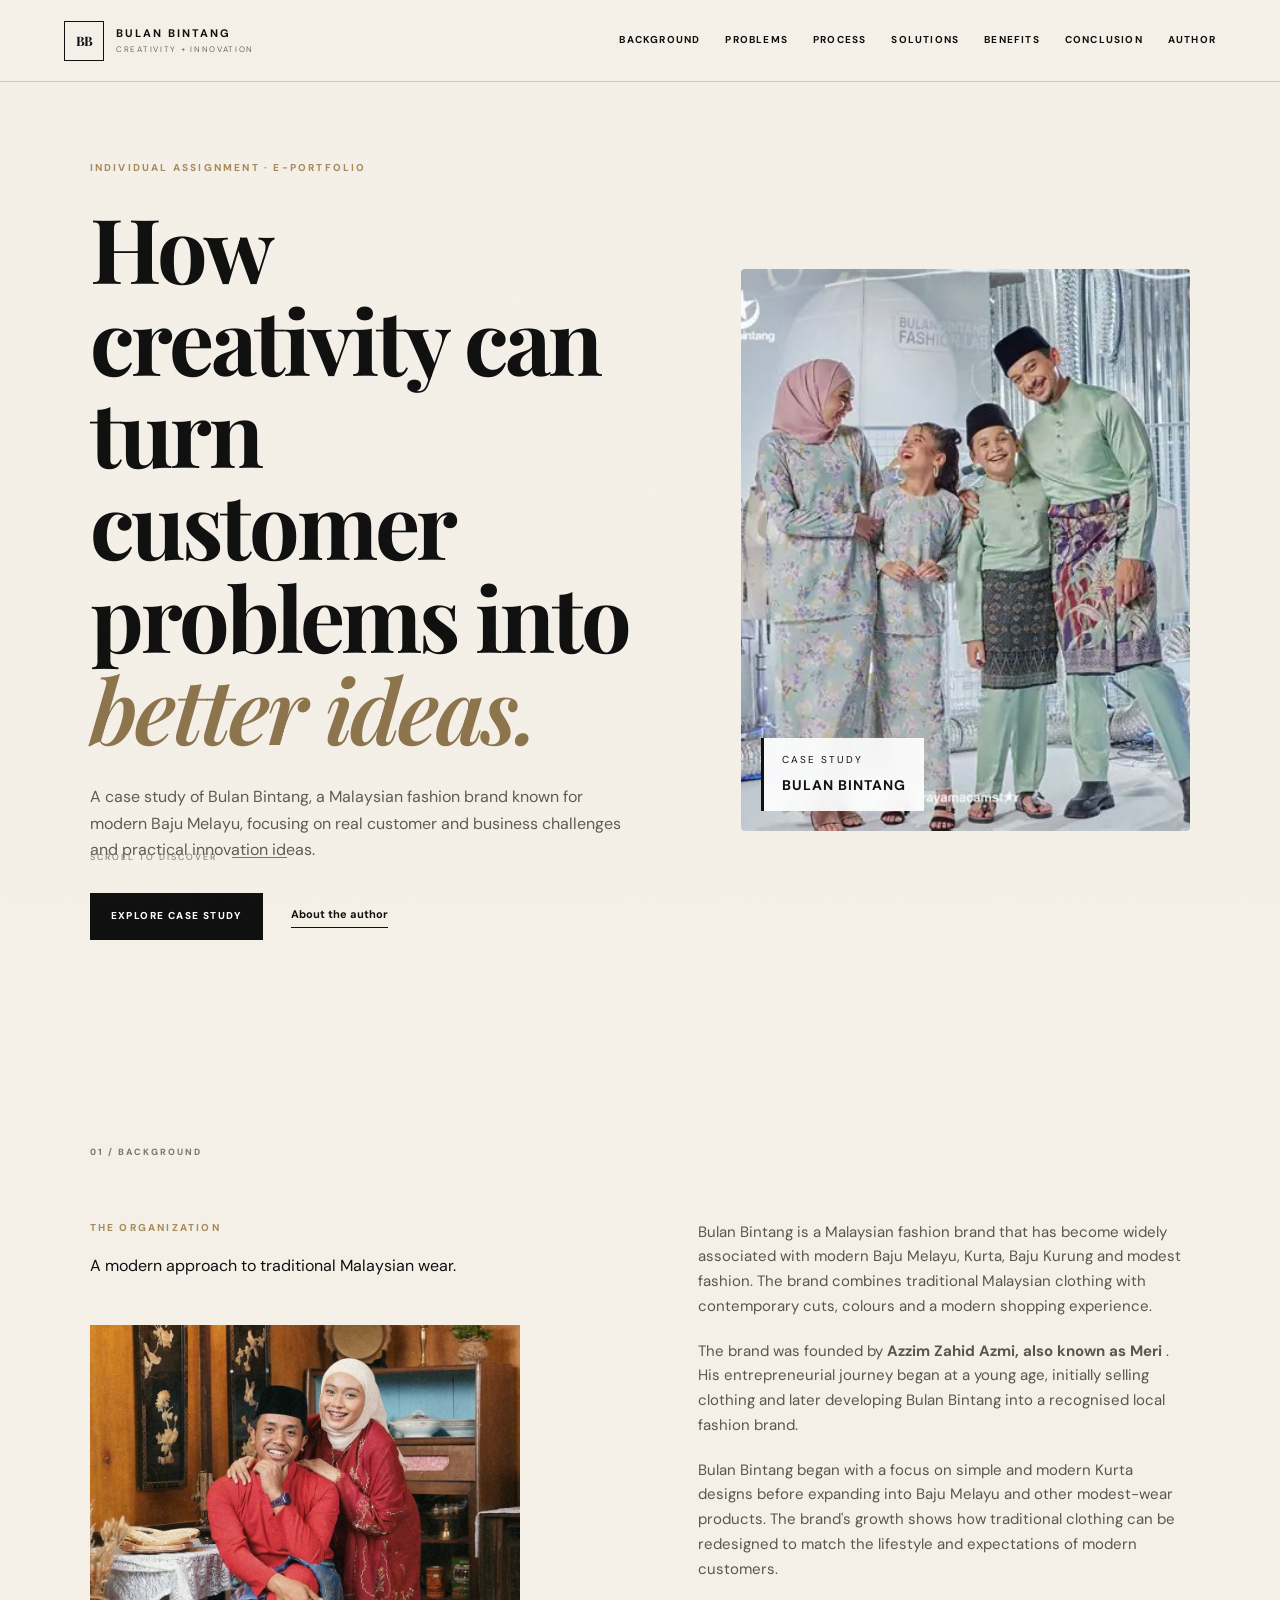
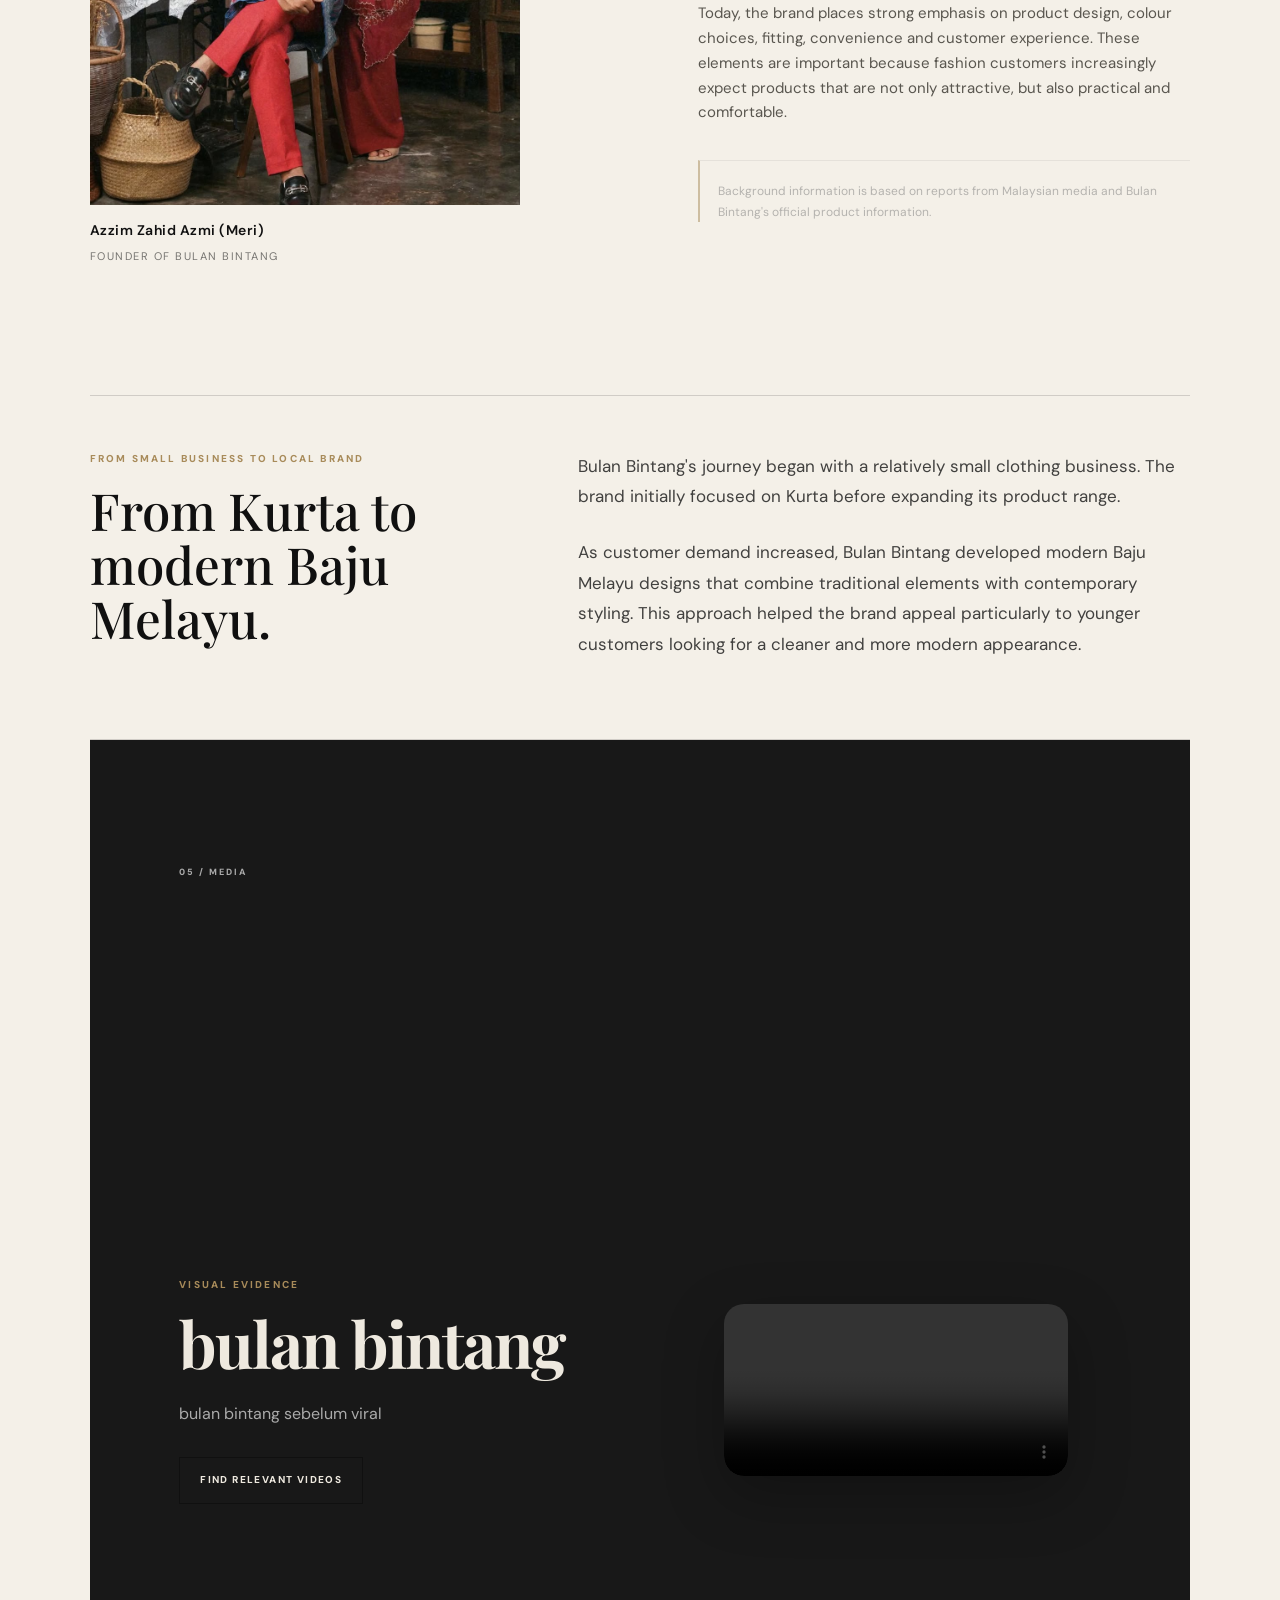
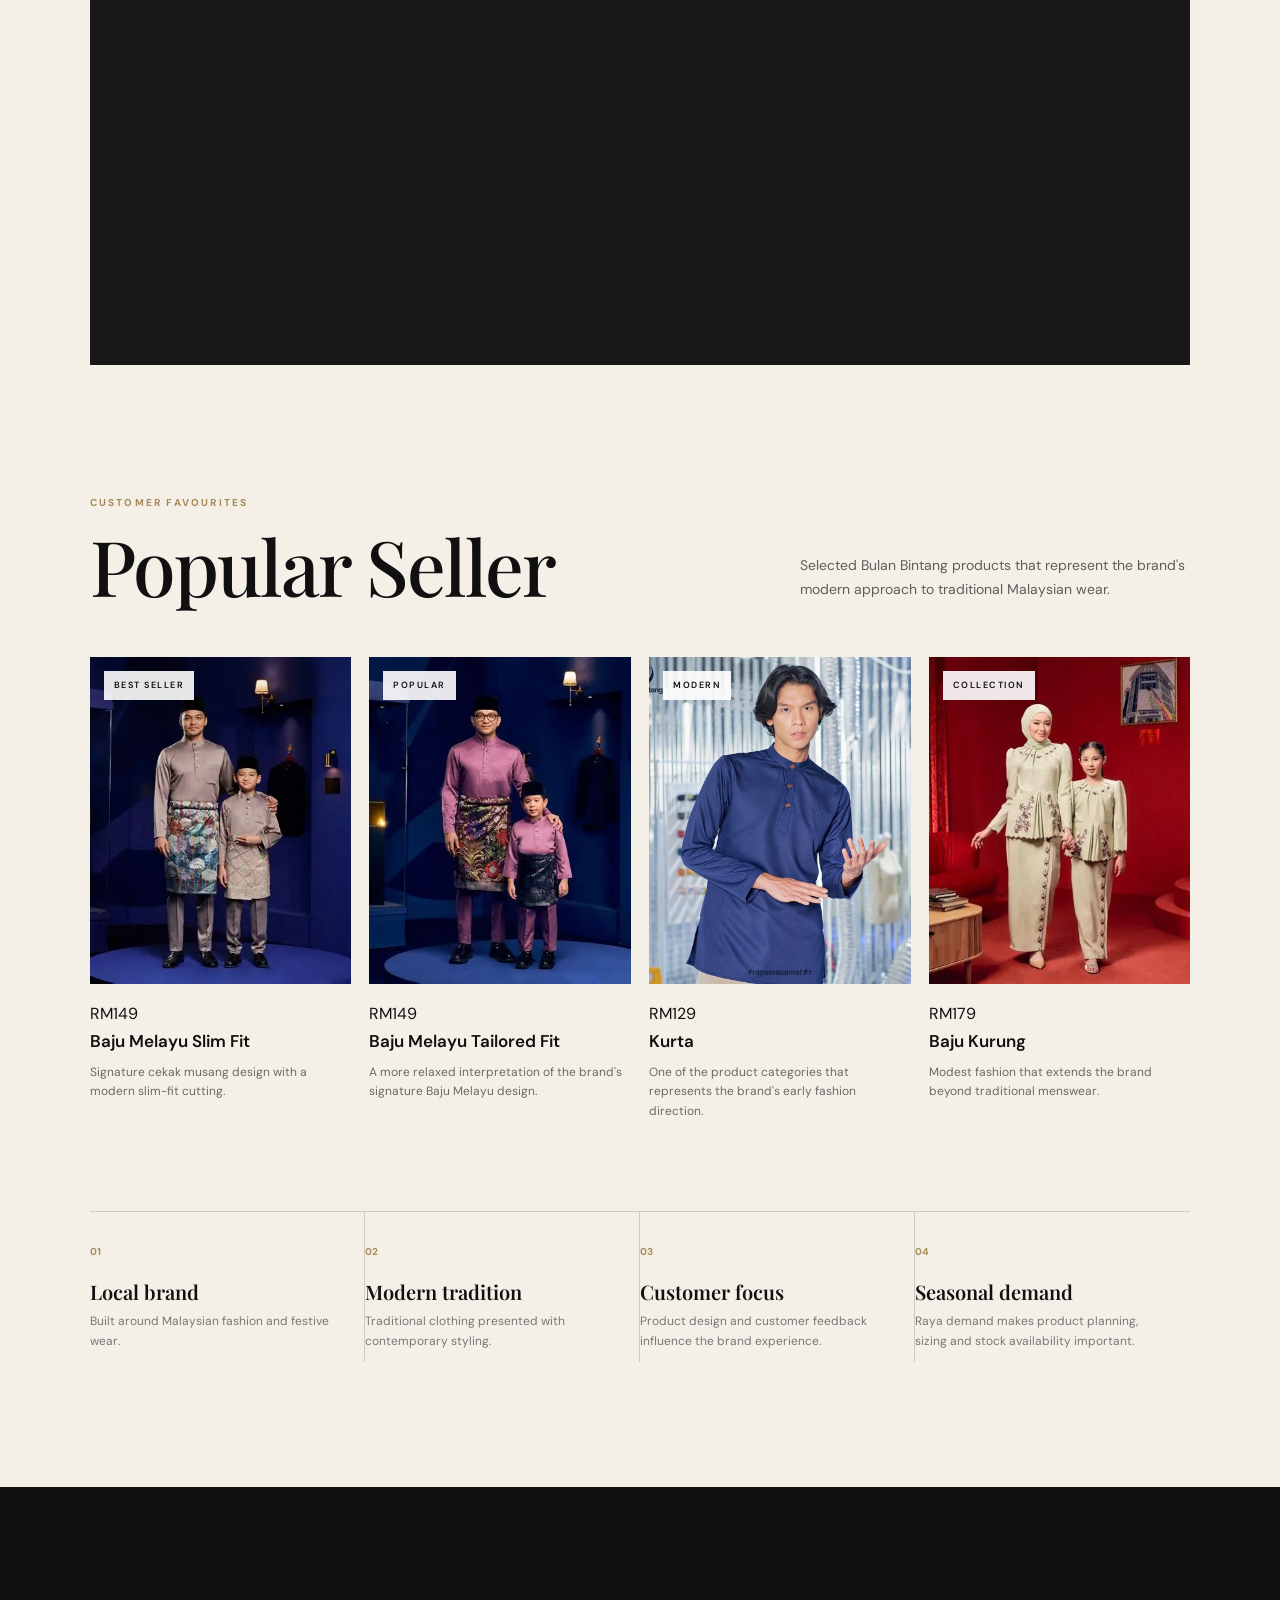
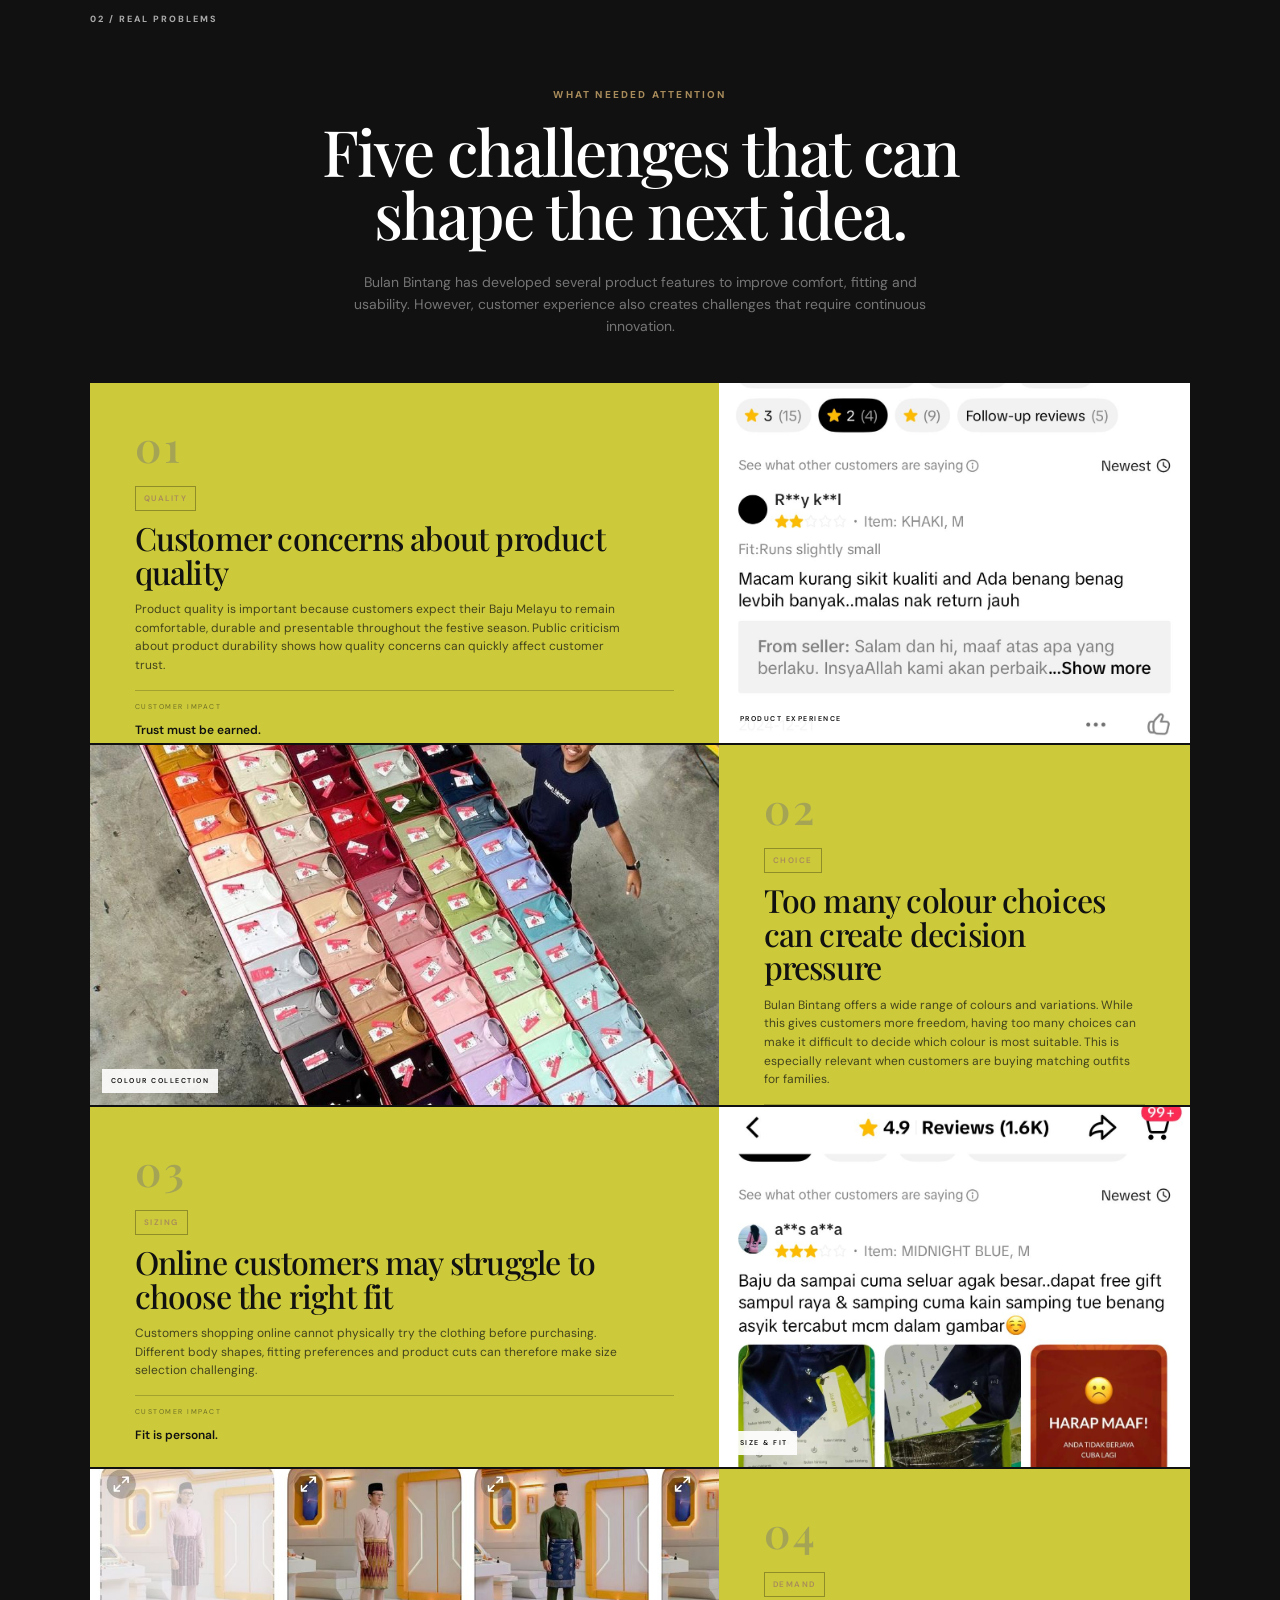
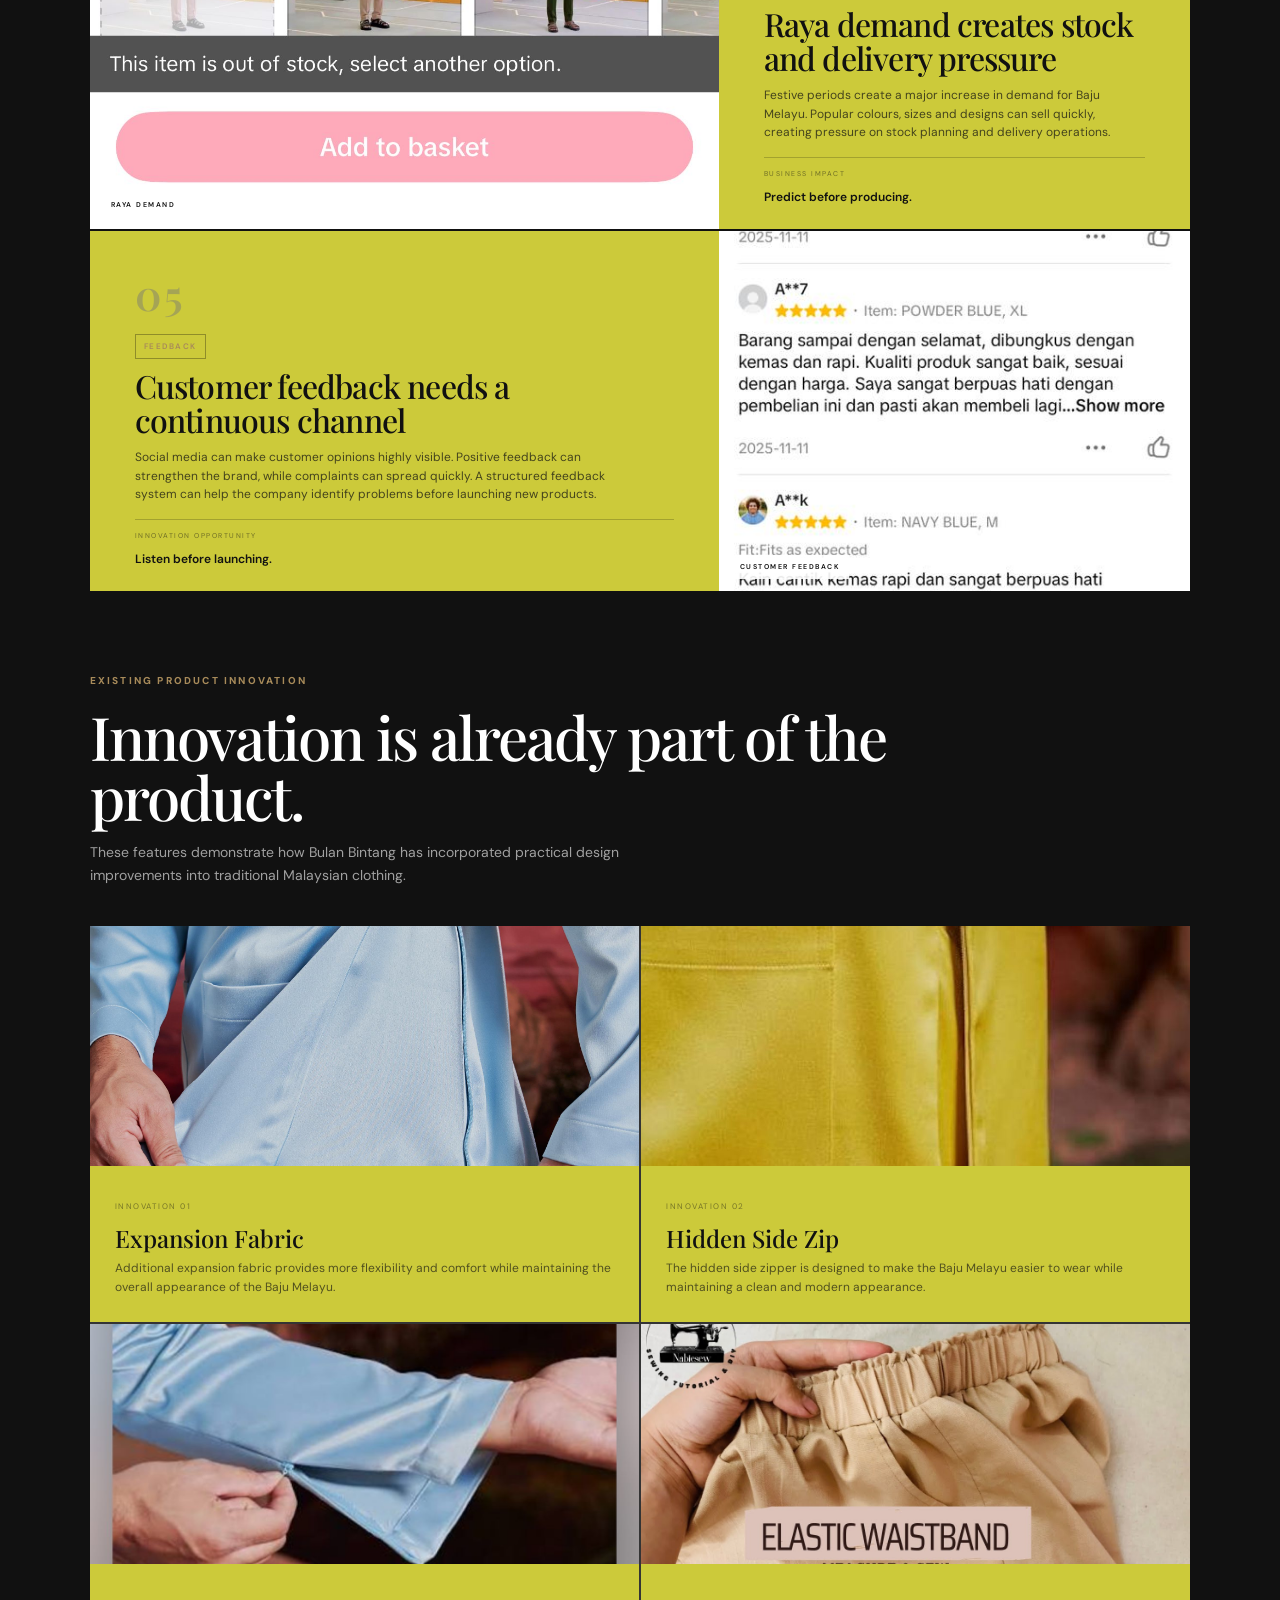
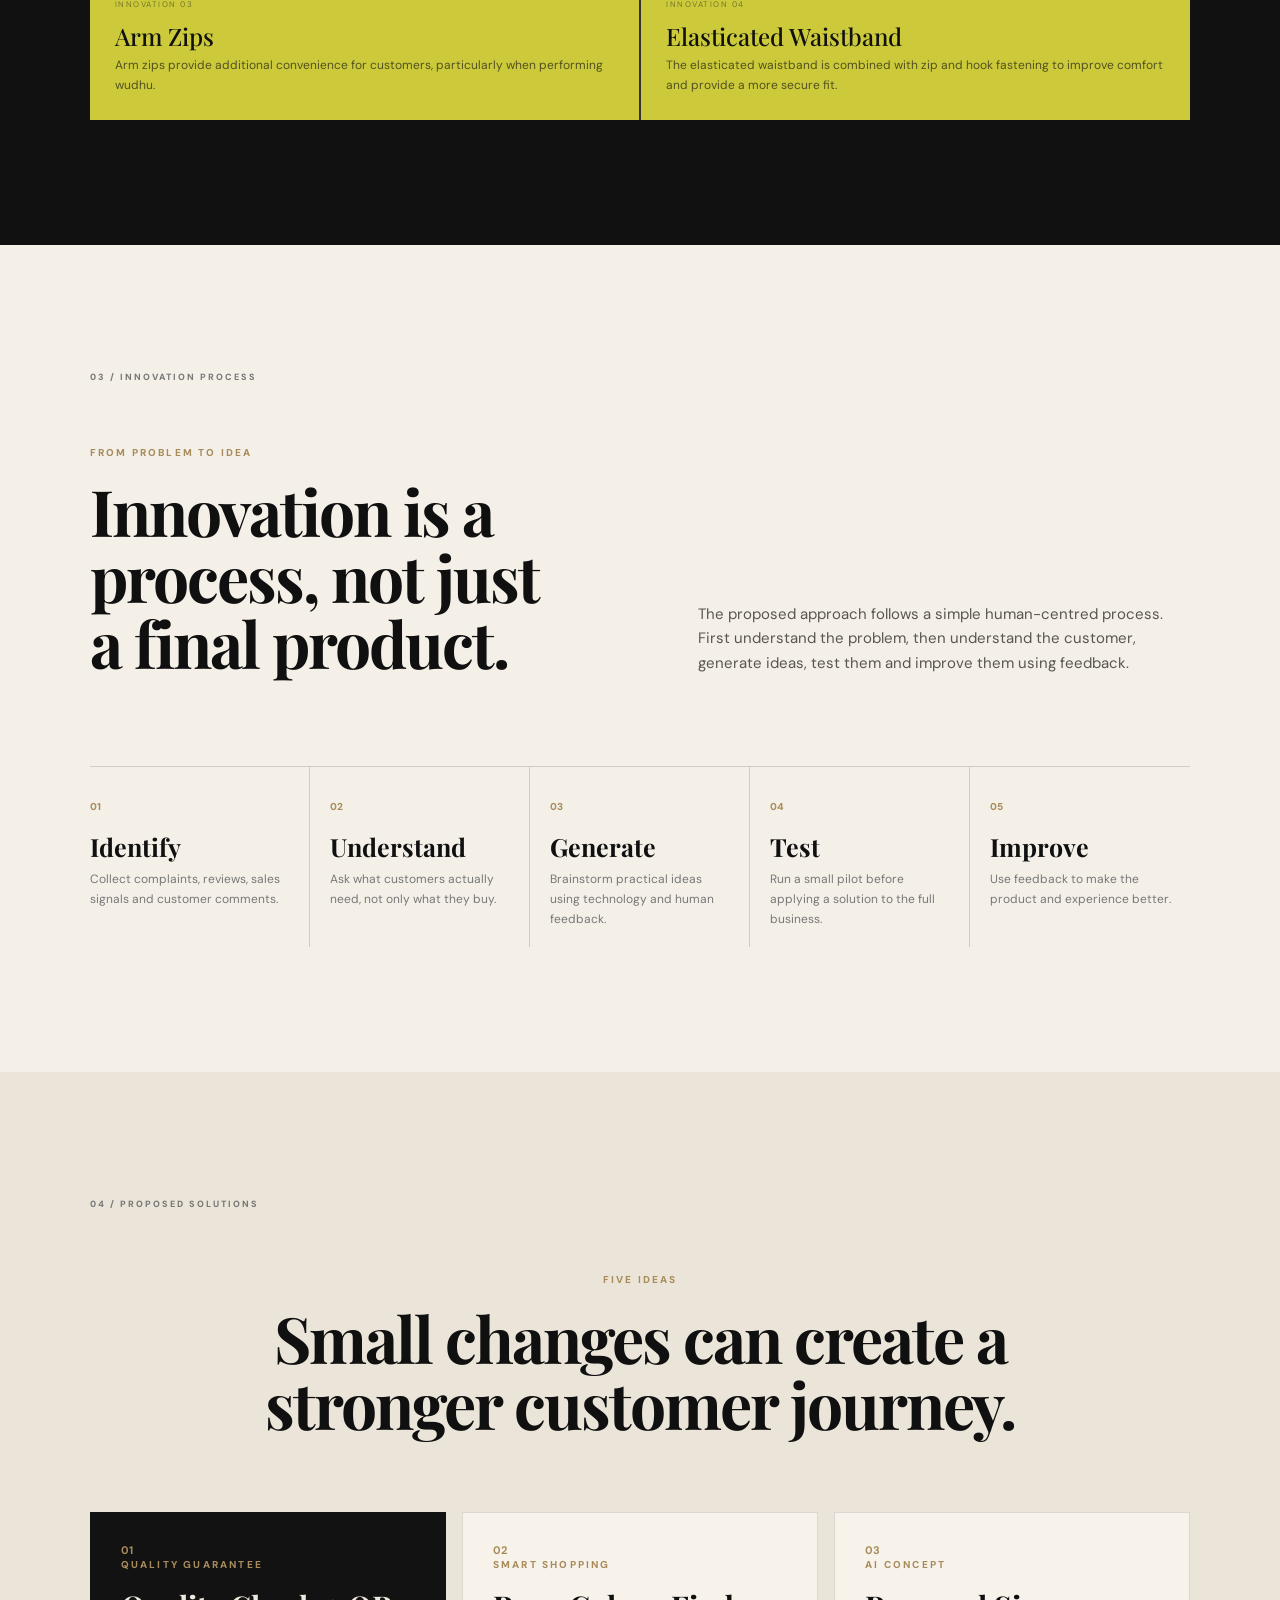
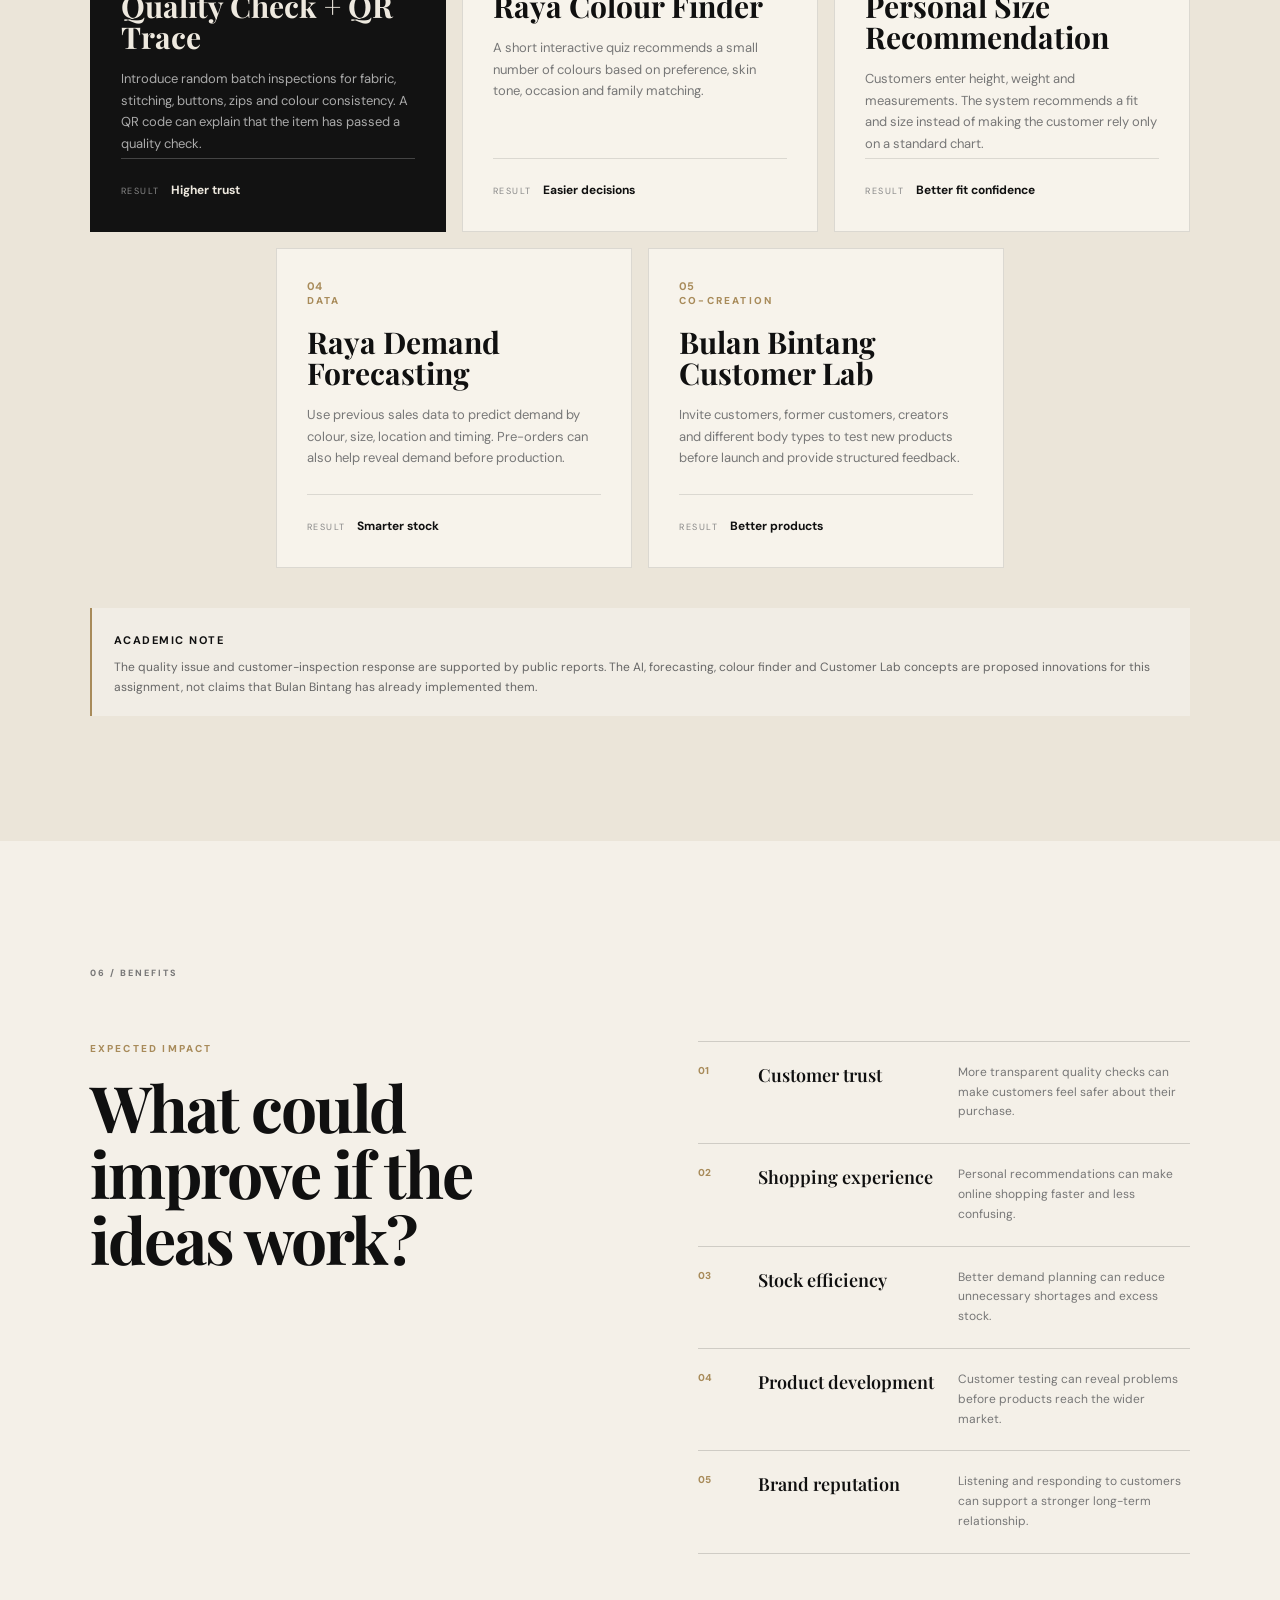
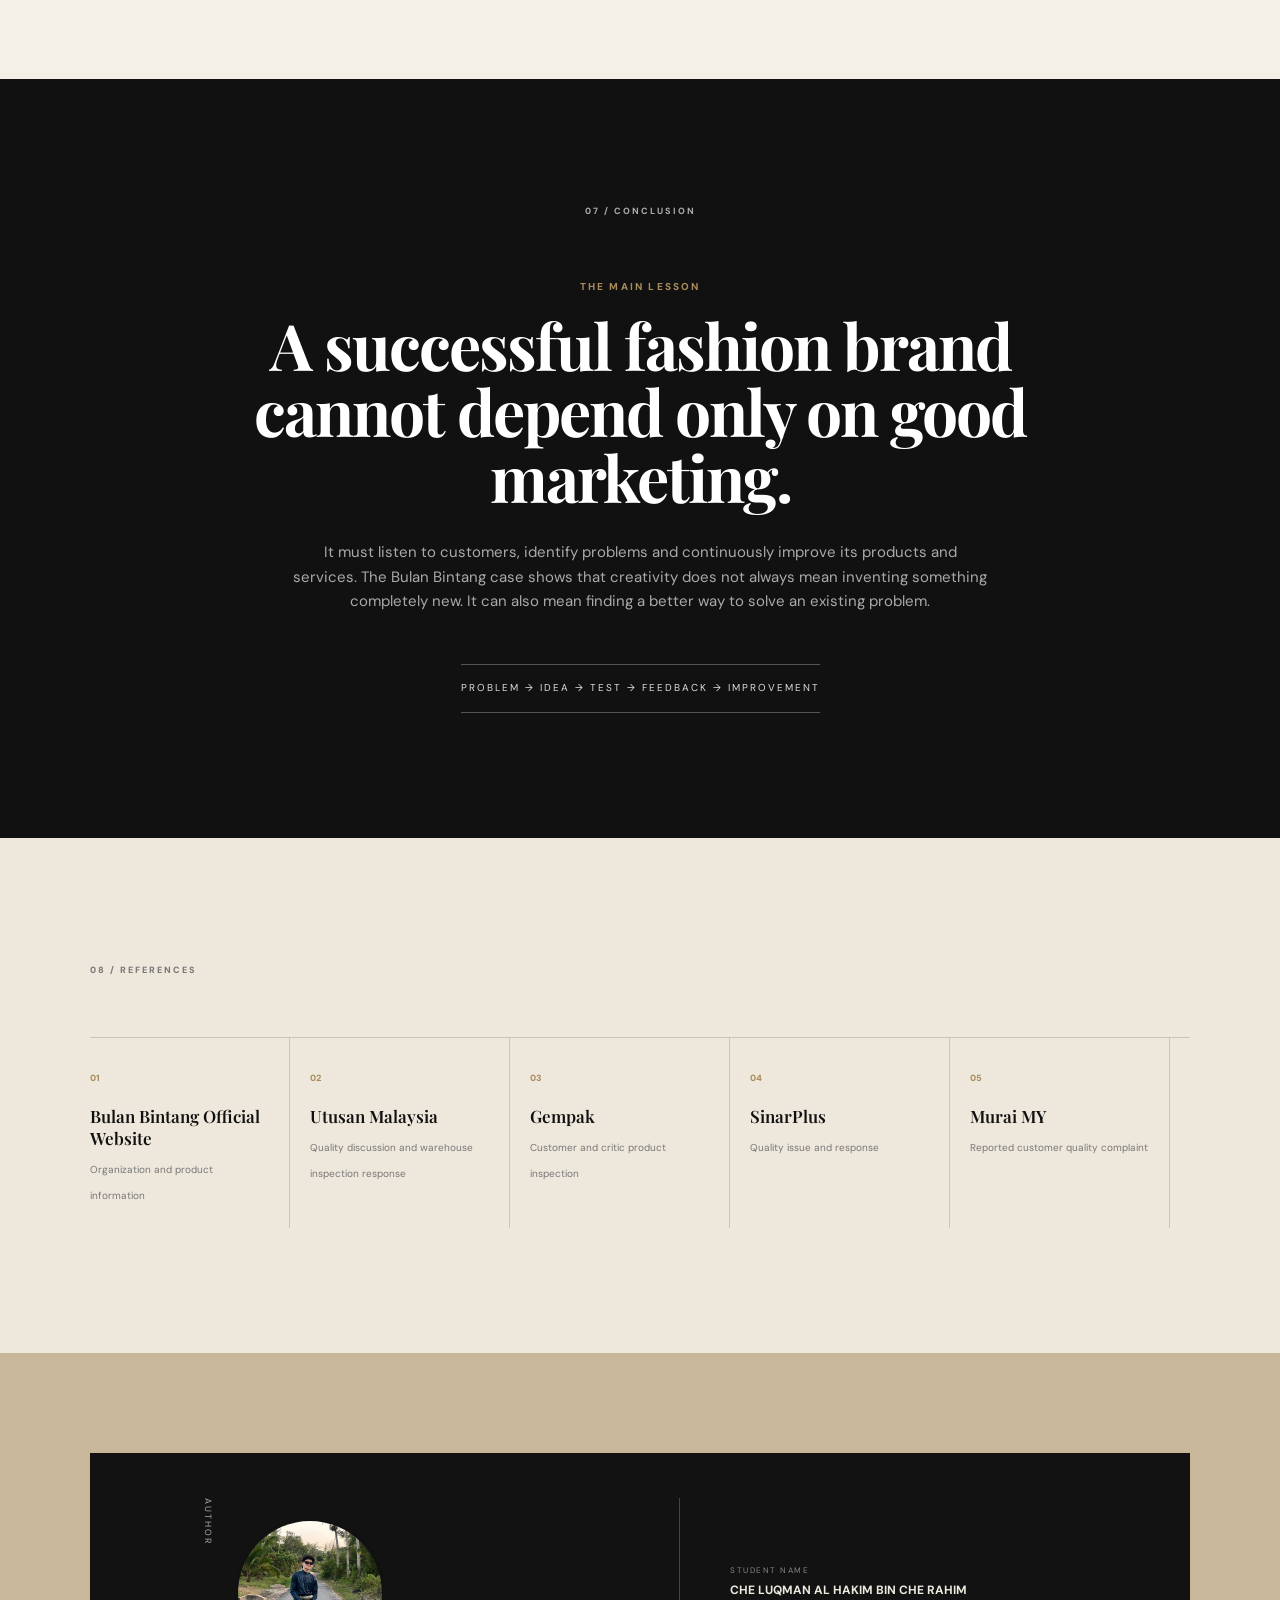
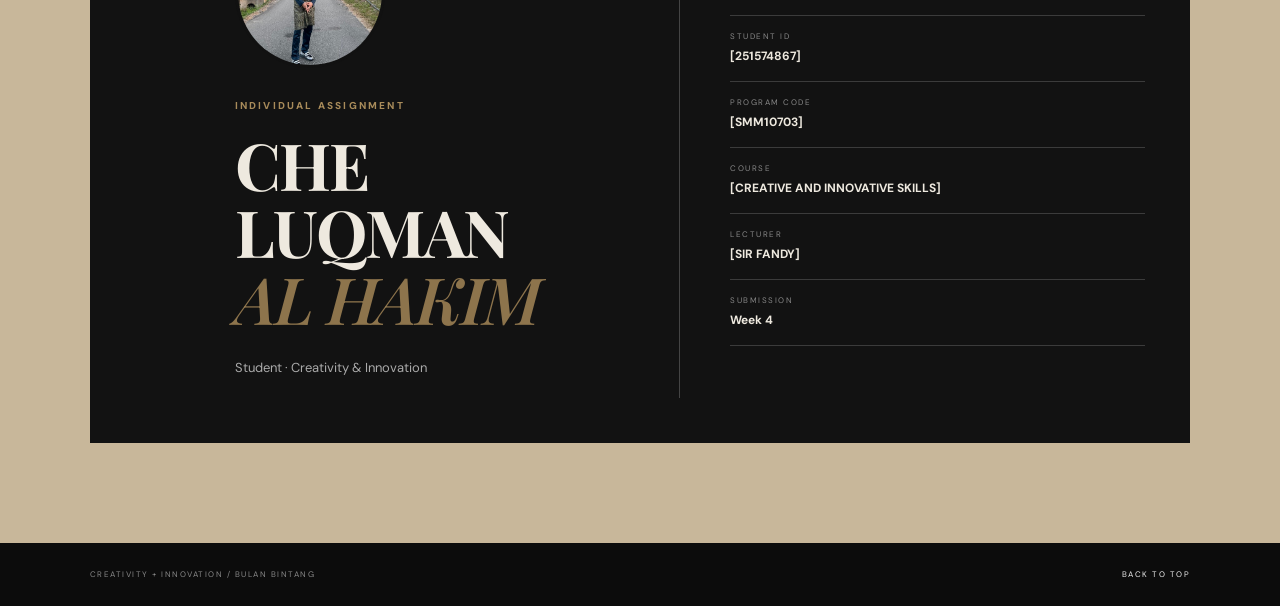
<file: index.html>
<!DOCTYPE html>
<html lang="en">
<head>
  <meta charset="UTF-8">
  <meta name="viewport" content="width=device-width, initial-scale=1.0">

  <title>Bulan Bintang | Creativity & Innovation E-Portfolio</title>

  <meta name="description"
        content="Individual e-Portfolio case study on creativity and innovation at Bulan Bintang.">

  <!-- Google Fonts -->
  <link rel="preconnect" href="https://fonts.googleapis.com">
  <link rel="preconnect" href="https://fonts.gstatic.com" crossorigin>

  <link href="https://fonts.googleapis.com/css2?family=DM+Sans:wght@400;500;600;700&family=Playfair+Display:wght@600;700;800&display=swap"
        rel="stylesheet">

  <!-- CSS -->
  <link rel="stylesheet" href="style.css">
</head>

<body>

  <!-- Scroll Progress -->
  <div class="progress" id="progress"></div>


  <!-- ================= HEADER ================= -->

  <header class="site-header" id="top">

    <a class="brand" href="#home">

      <span class="brand-mark">
        BB
      </span>

      <span>
        <strong>BULAN BINTANG</strong>
        <small>CREATIVITY + INNOVATION</small>
      </span>

    </a>


    <button
      class="menu-toggle"
      id="menuToggle"
      aria-label="Open navigation">
      MENU
    </button>


    <nav id="nav">

      <a href="#background">Background</a>

      <a href="#problems">Problems</a>

      <a href="#process">Process</a>

      <a href="#solutions">Solutions</a>

      <a href="#benefits">Benefits</a>

      <a href="#conclusion">Conclusion</a>

      <a href="#author">Author</a>

    </nav>

  </header>



  <!-- ================= MAIN ================= -->

  <main>


    <!-- ================= HERO ================= -->

   <section class="hero" id="home">

  <div class="hero-grid">

    <!-- HERO TEXT -->
    <div class="hero-copy reveal">

      <p class="eyebrow">
        INDIVIDUAL ASSIGNMENT · E-PORTFOLIO
      </p>

      <h1>
        How creativity can turn customer problems into
        <em>better ideas.</em>
      </h1>

      <p class="hero-text">

        A case study of Bulan Bintang, a Malaysian fashion brand
        known for modern Baju Melayu, focusing on real customer
        and business challenges and practical innovation ideas.

      </p>

      <div class="hero-actions">

        <a
          class="button button-dark"
          href="#background">

          Explore Case Study

        </a>

        <a
          class="text-link"
          href="#author">

          About the author

        </a>

      </div>

    </div>


    <!-- HERO PRODUCT IMAGE -->
    <div class="hero-visual reveal">

      <div class="product-frame">

        <img
          src="bb main page.webp"
          alt="Bulan Bintang Baju Melayu product">

        <div class="product-label">
          <span>CASE STUDY</span>
          <strong>BULAN BINTANG</strong>
        </div>

      </div>

    </div>

  </div>

</section>
        


          


          <div class="side-note">
            A Malaysian fashion case
          </div>

        </div>

      </div>


      <div class="scroll-cue">

        SCROLL TO DISCOVER

        <span></span>

      </div>

    </section>



    <!-- ================= BACKGROUND ================= -->

   <section 
  class="intro section" 
  id="background">

  <div class="section-label">
    01 / BACKGROUND
  </div>


  <!-- ================= BRAND INTRODUCTION ================= -->

  <div class="two-col brand-introduction">

    <div>

      <p class="kicker">
        THE ORGANIZATION
      </p>

      <p1>
        A modern approach to traditional Malaysian wear.
      </p1>

      <div class="owner-image">

        <img 
          src="meri bb.jpeg" 
          alt="Azzim Zahid Azmi, founder of Bulan Bintang">

      </div>

      <p class="image-caption">
        Azzim Zahid Azmi (Meri)
        <span>Founder of Bulan Bintang</span>
      </p>

    </div>


    <div class="body-copy">

      <p>

        Bulan Bintang is a Malaysian fashion brand that has
        become widely associated with modern Baju Melayu,
        Kurta, Baju Kurung and modest fashion.

        The brand combines traditional Malaysian clothing
        with contemporary cuts, colours and a modern shopping
        experience.

      </p>


      <p>

        The brand was founded by <strong>
        Azzim Zahid Azmi, also known as Meri
        </strong>. His entrepreneurial journey began at a young
        age, initially selling clothing and later developing
        Bulan Bintang into a recognised local fashion brand.

      </p>


      <p>

        Bulan Bintang began with a focus on simple and modern
        Kurta designs before expanding into Baju Melayu and
        other modest-wear products. The brand's growth shows
        how traditional clothing can be redesigned to match
        the lifestyle and expectations of modern customers.

      </p>


      <p>

        Today, the brand places strong emphasis on product
        design, colour choices, fitting, convenience and
        customer experience. These elements are important
        because fashion customers increasingly expect products
        that are not only attractive, but also practical and
        comfortable.

      </p>


      <p class="source-note">

        Background information is based on reports from
        Malaysian media and Bulan Bintang's official product
        information.

      </p>

    </div>

  </div>



  <!-- ================= BRAND STORY ================= -->

  <div class="brand-story">

    <div class="story-heading">

      <p class="kicker">
        FROM SMALL BUSINESS TO LOCAL BRAND
      </p>

      <h3>
        From Kurta to modern Baju Melayu.
      </h3>

    </div>


    <div class="story-content">

      <p>

        Bulan Bintang's journey began with a relatively small
        clothing business. The brand initially focused on
        Kurta before expanding its product range.

      </p>

      <p>

        As customer demand increased, Bulan Bintang developed
        modern Baju Melayu designs that combine traditional
        elements with contemporary styling. This approach
        helped the brand appeal particularly to younger
        customers looking for a cleaner and more modern
        appearance.

      </p>

    </div>

  </div>
 <!-- ================= MEDIA ================= -->

    <section class="media-section section">


      <div class="section-label light">
        05 / MEDIA
      </div>


      <div class="media-layout">


        <div class="media-copy">

          <p class="kicker">
            VISUAL EVIDENCE
          </p>

          <h2>
            bulan bintang

          </h2>

          <p>

         bulan bintang sebelum viral

          </p>


          <a
            class="button button-light"
            href="https://www.youtube.com/results?search_query=Bulan+Bintang+Baju+Melayu"
            target="_blank">

            Find Relevant Videos

          </a>

        </div>
<section class="video-section" id="video">
  <div class="video-container">
    <video controls>
      <source src="vd bb.mp4" type="video/mp4">
      Browser anda tidak menyokong video HTML5.
    </video>
  </div>
</section>



          </div>

        </div>

      </div>

    </section>



  <!-- ================= BEST SELLERS ================= -->

  <div class="products-section">

    <div class="products-heading">

      <div>

        <p class="kicker">
          CUSTOMER FAVOURITES
        </p>

        <h3>
          Popular Seller
        </h3>

      </div>

      <p>
        Selected Bulan Bintang products that represent the
        brand's modern approach to traditional Malaysian wear.
      </p>

    </div>



    <div class="product-grid">


      <!-- PRODUCT 01 -->

      <article class="product-card">

        <div class="product-image">

          <span class="product-tag">
            BEST SELLER
          </span>

          <img
            src="slim fit bb.webp"
            alt="Bulan Bintang Slim Fit Baju Melayu">

        </div>

        <div class="product-info">

          <P1>
            RM149
          </P1>

          <h4>
            Baju Melayu Slim Fit
          </h4>

          <p>
            Signature cekak musang design with a modern
            slim-fit cutting.
          </p>

        </div>

      </article>



      <!-- PRODUCT 02 -->

      <article class="product-card">

        <div class="product-image">

          <span class="product-tag">
            POPULAR
          </span>

          <img
            src="tailored fit bb.webp"
            alt="Bulan Bintang Tailored Fit Baju Melayu">

        </div>

        <div class="product-info">

          <P1>
            RM149
          </P1>

          <h4>
            Baju Melayu Tailored Fit
          </h4>

          <p>
            A more relaxed interpretation of the brand's
            signature Baju Melayu design.
          </p>

        </div>

      </article>



      <!-- PRODUCT 03 -->

      <article class="product-card">

        <div class="product-image">

          <span class="product-tag">
            MODERN
          </span>

          <img
            src="kurta bb.jpg"
            alt="Bulan Bintang Kurta">

        </div>

        <div class="product-info">

          <P1>
            RM129
          </P1>

          <h4>
            Kurta
          </h4>

          <p>
            One of the product categories that represents
            the brand's early fashion direction.
          </p>

        </div>

      </article>



      <!-- PRODUCT 04 -->

      <article class="product-card">

        <div class="product-image">

          <span class="product-tag">
            COLLECTION
          </span>

          <img
            src="bju kurung bb.webp"
            alt="Bulan Bintang Baju Kurung">

        </div>

        <div class="product-info">

          <P3>
            RM179
          </P3>

          <h4>
            Baju Kurung
          </h4>

          <p>
            Modest fashion that extends the brand beyond
            traditional menswear.
          </p>

        </div>

      </article>


    </div>

  </div>



  <!-- ================= BRAND FACTS ================= -->

  <div class="fact-grid">


    <div class="fact">

      <span>01</span>

      <strong>
        Local brand
      </strong>

      <p>
        Built around Malaysian fashion and festive wear.
      </p>

    </div>


    <div class="fact">

      <span>02</span>

      <strong>
        Modern tradition
      </strong>

      <p>
        Traditional clothing presented with contemporary
        styling.
      </p>

    </div>


    <div class="fact">

      <span>03</span>

      <strong>
        Customer focus
      </strong>

      <p>
        Product design and customer feedback influence
        the brand experience.
      </p>

    </div>


    <div class="fact">

      <span>04</span>

      <strong>
        Seasonal demand
      </strong>

      <p>
        Raya demand makes product planning, sizing and
        stock availability important.
      </p>

    </div>


  </div>


</section>


    <!-- ================= PROBLEMS ================= -->

   <!-- ================= REAL PROBLEMS ================= -->

<section
  class="dark-section section"
  id="problems">

  <div class="section-label light">
    02 / REAL PROBLEMS
  </div>


  <!-- SECTION INTRO -->

  <div class="section-heading light">

    <p class="kicker">
      WHAT NEEDED ATTENTION
    </p>

    <h2>
      Five challenges that can shape the next idea.
    </h2>

    <p>
      Bulan Bintang has developed several product features
      to improve comfort, fitting and usability. However,
      customer experience also creates challenges that
      require continuous innovation.
    </p>

  </div>



  <!-- ==================================================
       PROBLEM 01
  =================================================== -->

  <article class="problem-case">

    <div class="problem-content">

      <div class="problem-number">
        01
      </div>

      <p class="tag">
        QUALITY
      </p>

      <h3>
        Customer concerns about product quality
      </h3>

      <p>
        Product quality is important because customers expect
        their Baju Melayu to remain comfortable, durable and
        presentable throughout the festive season.

        Public criticism about product durability shows how
        quality concerns can quickly affect customer trust.
      </p>

      <div class="problem-highlight">

        <span>
          CUSTOMER IMPACT
        </span>

        <strong>
          Trust must be earned.
        </strong>

      </div>

    </div>


    <div class="problem-image">

      <img
        src="kualiti.jpeg"
        alt="Bulan Bintang Baju Melayu product">

      <div class="image-label">
        PRODUCT EXPERIENCE
      </div>

    </div>

  </article>



  <!-- ==================================================
       PROBLEM 02
  =================================================== -->

  <article class="problem-case reverse">

    <div class="problem-content">

      <div class="problem-number">
        02
      </div>

      <p class="tag">
        CHOICE
      </p>

      <h3>
        Too many colour choices can create decision pressure
      </h3>

      <p>
        Bulan Bintang offers a wide range of colours and
        variations. While this gives customers more freedom,
        having too many choices can make it difficult to decide
        which colour is most suitable.

        This is especially relevant when customers are buying
        matching outfits for families.
      </p>

      <div class="problem-highlight">

        <span>
          CUSTOMER IMPACT
        </span>

        <strong>
          More choice is not always easier.
        </strong>

      </div>

    </div>


    <div class="problem-image">

      <img
        src="COLOR BB.jpeg"
        alt="Bulan Bintang Baju Melayu colour collection">

      <div class="image-label">
        COLOUR COLLECTION
      </div>

    </div>

  </article>



  <!-- ==================================================
       PROBLEM 03
  =================================================== -->

  <article class="problem-case">

    <div class="problem-content">

      <div class="problem-number">
        03
      </div>

      <p class="tag">
        SIZING
      </p>

      <h3>
        Online customers may struggle to choose the right fit
      </h3>

      <p>
        Customers shopping online cannot physically try the
        clothing before purchasing.

        Different body shapes, fitting preferences and
        product cuts can therefore make size selection
        challenging.
      </p>

      <div class="problem-highlight">

        <span>
          CUSTOMER IMPACT
        </span>

        <strong>
          Fit is personal.
        </strong>

      </div>

    </div>


    <div class="problem-image">

      <img
        src="size3.jpeg"
        alt="Bulan Bintang Baju Melayu size and fitting">

      <div class="image-label">
        SIZE & FIT
      </div>

    </div>

  </article>



  <!-- ==================================================
       PROBLEM 04
  =================================================== -->

  <article class="problem-case reverse">

    <div class="problem-content">

      <div class="problem-number">
        04
      </div>

      <p class="tag">
        DEMAND
      </p>

      <h3>
        Raya demand creates stock and delivery pressure
      </h3>

      <p>
        Festive periods create a major increase in demand for
        Baju Melayu.

        Popular colours, sizes and designs can sell quickly,
        creating pressure on stock planning and delivery
        operations.
      </p>

      <div class="problem-highlight">

        <span>
          BUSINESS IMPACT
        </span>

        <strong>
          Predict before producing.
        </strong>

      </div>

    </div>


    <div class="problem-image">

      <img
        src="stock2.jpeg"
        alt="Bulan Bintang Baju Melayu collection">

      <div class="image-label">
        RAYA DEMAND
      </div>

    </div>

  </article>



  <!-- ==================================================
       PROBLEM 05
  =================================================== -->

  <article class="problem-case">

    <div class="problem-content">

      <div class="problem-number">
        05
      </div>

      <p class="tag">
        FEEDBACK
      </p>

      <h3>
        Customer feedback needs a continuous channel
      </h3>

      <p>
        Social media can make customer opinions highly visible.
        Positive feedback can strengthen the brand, while
        complaints can spread quickly.

        A structured feedback system can help the company
        identify problems before launching new products.
      </p>

      <div class="problem-highlight">

        <span>
          INNOVATION OPPORTUNITY
        </span>

        <strong>
          Listen before launching.
        </strong>

      </div>

    </div>


    <div class="problem-image">

      <img
        src="feedback.jpeg"
        alt="Bulan Bintang customer product experience">

      <div class="image-label">
        CUSTOMER FEEDBACK
      </div>

    </div>

  </article>



  <!-- ==================================================
       EXISTING INNOVATION
  =================================================== -->

  <div class="innovation-intro">

    <p class="kicker">
      EXISTING PRODUCT INNOVATION
    </p>

    <h2>
      Innovation is already part of the product.
    </h2>

    <p>
      These features demonstrate how Bulan Bintang has
      incorporated practical design improvements into
      traditional Malaysian clothing.
    </p>

  </div>



  <!-- INNOVATION GRID -->

  <div class="innovation-grid">


    <!-- Innovation 01 -->

    <article class="innovation-card">

      <div class="innovation-image">

        <img
          src="EXPASION FABRIC.jpg"
          alt="Bulan Bintang expansion fabric">

      </div>

      <div class="innovation-info">

        <span>
          INNOVATION 01
        </span>

        <h3>
          Expansion Fabric
        </h3>

        <p>
          Additional expansion fabric provides more flexibility
          and comfort while maintaining the overall appearance
          of the Baju Melayu.
        </p>

      </div>

    </article>



    <!-- Innovation 02 -->

    <article class="innovation-card">

      <div class="innovation-image">

        <img
          src="hidden zip2.jpeg"
          alt="Bulan Bintang hidden side zipper">

      </div>

      <div class="innovation-info">

        <span>
          INNOVATION 02
        </span>

        <h3>
          Hidden Side Zip
        </h3>

        <p>
          The hidden side zipper is designed to make the
          Baju Melayu easier to wear while maintaining
          a clean and modern appearance.
        </p>

      </div>

    </article>



    <!-- Innovation 03 -->

    <article class="innovation-card">

      <div class="innovation-image">

        <img
          src="arm zip.jpeg"
          alt="Bulan Bintang arm zipper">

      </div>

      <div class="innovation-info">

        <span>
          INNOVATION 03
        </span>

        <h3>
          Arm Zips
        </h3>

        <p>
          Arm zips provide additional convenience for customers,
          particularly when performing wudhu.
        </p>

      </div>

    </article>



    <!-- Innovation 04 -->

    <article class="innovation-card">

      <div class="innovation-image">

        <img
          src="elasticated.jpg"
          alt="Bulan Bintang elasticated waistband">

      </div>

      <div class="innovation-info">

        <span>
          INNOVATION 04
        </span>

        <h3>
          Elasticated Waistband
        </h3>

        <p>
          The elasticated waistband is combined with zip and
          hook fastening to improve comfort and provide
          a more secure fit.
        </p>

      </div>

    </article>


  </div>

</section>

    <!-- ================= PROCESS ================= -->

    <section
      class="section process-section"
      id="process">


      <div class="section-label">
        03 / INNOVATION PROCESS
      </div>


      <div class="two-col process-intro">


        <div>

          <p class="kicker">
            FROM PROBLEM TO IDEA
          </p>

          <h2>
            Innovation is a process, not just a final product.
          </h2>

        </div>


        <p class="body-copy">

          The proposed approach follows a simple human-centred
          process.

          First understand the problem, then understand the
          customer, generate ideas, test them and improve them
          using feedback.

        </p>

      </div>



      <div class="timeline">


        <div class="step reveal">

          <span>01</span>

          <h3>
            Identify
          </h3>

          <p>
            Collect complaints, reviews, sales signals and
            customer comments.
          </p>

        </div>


        <div class="step reveal">

          <span>02</span>

          <h3>
            Understand
          </h3>

          <p>
            Ask what customers actually need, not only what
            they buy.
          </p>

        </div>


        <div class="step reveal">

          <span>03</span>

          <h3>
            Generate
          </h3>

          <p>
            Brainstorm practical ideas using technology and
            human feedback.
          </p>

        </div>


        <div class="step reveal">

          <span>04</span>

          <h3>
            Test
          </h3>

          <p>
            Run a small pilot before applying a solution to
            the full business.
          </p>

        </div>


        <div class="step reveal">

          <span>05</span>

          <h3>
            Improve
          </h3>

          <p>
            Use feedback to make the product and experience better.
          </p>

        </div>


      </div>

    </section>



    <!-- ================= SOLUTIONS ================= -->

    <section
      class="solutions section"
      id="solutions">


      <div class="section-label">
        04 / PROPOSED SOLUTIONS
      </div>


      <div class="section-heading">

        <p class="kicker">
          FIVE IDEAS
        </p>

        <h2>
          Small changes can create a stronger customer journey.
        </h2>

      </div>



      <div class="solution-grid">


        <article class="solution-card featured reveal">

          <span class="solution-index">
            01
          </span>

          <p class="tag">
            QUALITY GUARANTEE
          </p>

          <h3>
            Quality Check + QR Trace
          </h3>

          <p>

            Introduce random batch inspections for fabric,
            stitching, buttons, zips and colour consistency.

            A QR code can explain that the item has passed
            a quality check.

          </p>

          <div class="solution-result">

            RESULT

            <strong>
              Higher trust
            </strong>

          </div>

        </article>



        <article class="solution-card reveal">

          <span class="solution-index">
            02
          </span>

          <p class="tag">
            SMART SHOPPING
          </p>

          <h3>
            Raya Colour Finder
          </h3>

          <p>

            A short interactive quiz recommends a small number
            of colours based on preference, skin tone, occasion
            and family matching.

          </p>

          <div class="solution-result">

            RESULT

            <strong>
              Easier decisions
            </strong>

          </div>

        </article>



        <article class="solution-card reveal">

          <span class="solution-index">
            03
          </span>

          <p class="tag">
            AI CONCEPT
          </p>

          <h3>
            Personal Size Recommendation
          </h3>

          <p>

            Customers enter height, weight and measurements.

            The system recommends a fit and size instead of
            making the customer rely only on a standard chart.

          </p>

          <div class="solution-result">

            RESULT

            <strong>
              Better fit confidence
            </strong>

          </div>

        </article>



        <article class="solution-card reveal">

          <span class="solution-index">
            04
          </span>

          <p class="tag">
            DATA
          </p>

          <h3>
            Raya Demand Forecasting
          </h3>

          <p>

            Use previous sales data to predict demand by colour,
            size, location and timing.

            Pre-orders can also help reveal demand before production.

          </p>

          <div class="solution-result">

            RESULT

            <strong>
              Smarter stock
            </strong>

          </div>

        </article>



        <article class="solution-card reveal">

          <span class="solution-index">
            05
          </span>

          <p class="tag">
            CO-CREATION
          </p>

          <h3>
            Bulan Bintang Customer Lab
          </h3>

          <p>

            Invite customers, former customers, creators and
            different body types to test new products before
            launch and provide structured feedback.

          </p>

          <div class="solution-result">

            RESULT

            <strong>
              Better products
            </strong>

          </div>

        </article>


      </div>



      <div class="note-box">

        <strong>
          Academic note
        </strong>

        <p>

          The quality issue and customer-inspection response are
          supported by public reports.

          The AI, forecasting, colour finder and Customer Lab
          concepts are proposed innovations for this assignment,
          not claims that Bulan Bintang has already implemented them.

        </p>

      </div>

    </section>



   


    <!-- ================= BENEFITS ================= -->

    <section
      class="benefits section"
      id="benefits">


      <div class="section-label">
        06 / BENEFITS
      </div>


      <div class="two-col">


        <div>

          <p class="kicker">
            EXPECTED IMPACT
          </p>

          <h2>
            What could improve if the ideas work?
          </h2>

        </div>



        <div class="benefit-list">


          <div>

            <span>01</span>

            <strong>
              Customer trust
            </strong>

            <p>

              More transparent quality checks can make customers
              feel safer about their purchase.

            </p>

          </div>


          <div>

            <span>02</span>

            <strong>
              Shopping experience
            </strong>

            <p>

              Personal recommendations can make online shopping
              faster and less confusing.

            </p>

          </div>


          <div>

            <span>03</span>

            <strong>
              Stock efficiency
            </strong>

            <p>

              Better demand planning can reduce unnecessary
              shortages and excess stock.

            </p>

          </div>


          <div>

            <span>04</span>

            <strong>
              Product development
            </strong>

            <p>

              Customer testing can reveal problems before products
              reach the wider market.

            </p>

          </div>


          <div>

            <span>05</span>

            <strong>
              Brand reputation
            </strong>

            <p>

              Listening and responding to customers can support
              a stronger long-term relationship.

            </p>

          </div>


        </div>

      </div>

    </section>



    <!-- ================= CONCLUSION ================= -->

    <section
      class="conclusion dark-section section"
      id="conclusion">


      <div class="conclusion-inner">


        <div class="section-label light">
          07 / CONCLUSION
        </div>


        <p class="kicker">
          THE MAIN LESSON
        </p>


        <h2>

          A successful fashion brand cannot depend only
          on good marketing.

        </h2>


        <p>

          It must listen to customers, identify problems and
          continuously improve its products and services.

          The Bulan Bintang case shows that creativity does
          not always mean inventing something completely new.

          It can also mean finding a better way to solve an
          existing problem.

        </p>


        <div class="quote-line">

          PROBLEM → IDEA → TEST → FEEDBACK → IMPROVEMENT

        </div>


      </div>

    </section>



    <!-- ================= REFERENCES ================= -->

    <section class="sources section">


      <div class="section-label">
        08 / REFERENCES
      </div>


      <div class="source-grid">


        <a
          href="https://www.bulan-bintang.com/"
          target="_blank">

          <span>01</span>

          <strong>
            Bulan Bintang Official Website
          </strong>

          <small>
            Organization and product information
          </small>

        </a>


        <a
          href="https://www.utusan.com.my/nasional/2024/02/kalau-tak-percaya-boleh-periksa-kualiti-di-warehouse-pengasas-bulan-bintang/"
          target="_blank">

          <span>02</span>

          <strong>
            Utusan Malaysia
          </strong>

          <small>
            Quality discussion and warehouse inspection response
          </small>

        </a>


        <a
          href="https://gempak.com/berita-terkini/berani-mati-pengasas-bulan-bintang-panggil-netizen-tebuk-stock-di-warehouse-aku-biar-mereka-pilih-sendiri-di-rak-85946"
          target="_blank">

          <span>03</span>

          <strong>
            Gempak
          </strong>

          <small>
            Customer and critic product inspection
          </small>

        </a>


        <a
          href="https://sinarplus.sinarharian.com.my/Lifestyle/gara-gara-isu-kualiti-bulan-bintang-jemput-tetamu-istimewa-tebuk-periksa-sendiri-stok-di-kilang-another-level"
          target="_blank">

          <span>04</span>

          <strong>
            SinarPlus
          </strong>

          <small>
            Quality issue and response
          </small>

        </a>


        <a
          href="https://murai.my/kualiti-baju-melayu-buan-bintang-kena-kecam/"
          target="_blank">

          <span>05</span>

          <strong>
            Murai MY
          </strong>

          <small>
            Reported customer quality complaint
          </small>

        </a>


      </div>

    </section>



    <!-- ================= AUTHOR ================= -->

   <section class="author section" id="author">

  <div class="author-card">

    <div class="author-number">
      AUTHOR
    </div>

    <div class="author-main">

      <!-- PROFILE IMAGE -->
      <div class="author-image">
        <img src="gambar baju melayu.jpeg" alt="Profile photo of Che Luqman Al Hakim">
      </div>

      <p class="kicker">
        INDIVIDUAL ASSIGNMENT
      </p>

      <h2>
        CHE LUQMAN<br>
        <em>AL HAKIM</em>
      </h2>

      <p class="author-role">
        Student · Creativity & Innovation
      </p>

    </div>

    <div class="author-details">

      <div>
        <span>Student Name</span>
        <strong>
          CHE LUQMAN AL HAKIM BIN CHE RAHIM
        </strong>
      </div>

      <div>
        <span>Student ID</span>
        <strong>
          [251574867]
        </strong>
      </div>

      <div>
        <span>PROGRAM CODE</span>
        <strong>
          [SMM10703]
        </strong>
      </div>

      <div>
        <span>Course</span>
        <strong>
          [CREATIVE AND INNOVATIVE SKILLS]
        </strong>
      </div>

      <div>
        <span>Lecturer</span>
        <strong>
          [SIR FANDY]
        </strong>
      </div>

      <div>
        <span>Submission</span>
        <strong>
          Week 4
        </strong>
      </div>

    </div>

  </div>

</section>

</main>

<!-- ================= FOOTER ================= -->

<footer>
  <span>
      CREATIVITY + INNOVATION / BULAN BINTANG
    </span>

    <a href="#top">
      BACK TO TOP
    </a>

  </footer>



  <!-- JavaScript -->

  <script src="script.js"></script>

</body>
</html>
</file>
<file: style.css>
* {
  box-sizing: border-box;
  margin: 0;
  padding: 0;
}


:root {

  --ink: #101010;

  --paper: #f4f0e8;

  --cream: #e9e2d5;

  --line: rgba(16, 16, 16, .16);

  --muted: #6d6a64;

  --accent: #a88b5a;

  --white: #fffdf8;

  --dark: #121212;

}


html {
  scroll-behavior: smooth;
}


body {

  font-family: "DM Sans", Arial, sans-serif;

  background: var(--paper);

  color: var(--ink);

  line-height: 1.65;

  overflow-x: hidden;

}


/* Subtle texture */

body:before {

  content: "";

  position: fixed;

  inset: 0;

  pointer-events: none;

  opacity: .045;

  z-index: 99;

  background-image:
    url("data:image/svg+xml,%3Csvg viewBox='0 0 180 180' xmlns='http://www.w3.org/2000/svg'%3E%3Cfilter id='n'%3E%3CfeTurbulence type='fractalNoise' baseFrequency='.8' numOctaves='4' stitchTiles='stitch'/%3E%3C/filter%3E%3Crect width='100%25' height='100%25' filter='url(%23n)' opacity='.35'/%3E%3C/svg%3E");

}


a {

  color: inherit;

  text-decoration: none;

}


/* =========================
   SCROLL PROGRESS
========================= */

.progress {

  position: fixed;

  top: 0;

  left: 0;

  height: 3px;

  width: 0;

  background: var(--accent);

  z-index: 1000;

}


/* =========================
   HEADER
========================= */

.site-header {

  position: fixed;

  top: 0;

  left: 0;

  width: 100%;

  height: 82px;

  padding: 0 5vw;

  display: flex;

  align-items: center;

  justify-content: space-between;

  z-index: 100;

  background: rgba(244, 240, 232, .88);

  backdrop-filter: blur(14px);

  border-bottom: 1px solid var(--line);

}


.brand {

  display: flex;

  align-items: center;

  gap: 12px;

}


.brand-mark {

  width: 40px;

  height: 40px;

  border: 1px solid var(--ink);

  display: grid;

  place-items: center;

  font-family: "Playfair Display";

  font-weight: 700;

  font-size: 13px;

  letter-spacing: -1px;

}


.brand strong {

  display: block;

  font-size: 11px;

  letter-spacing: 2px;

}


.brand small {

  display: block;

  color: var(--muted);

  font-size: 8px;

  letter-spacing: 1.7px;

  margin-top: 1px;

}


nav {

  display: flex;

  gap: 25px;

  align-items: center;

}


nav a {

  font-size: 10px;

  font-weight: 700;

  letter-spacing: 1.2px;

  text-transform: uppercase;

  position: relative;

}


nav a:after {

  content: "";

  position: absolute;

  left: 0;

  bottom: -6px;

  width: 0;

  height: 1px;

  background: var(--ink);

  transition: .3s;

}


nav a:hover:after {

  width: 100%;

}


.menu-toggle {

  display: none;

  background: none;

  border: 0;

  font: 700 10px "DM Sans";

  letter-spacing: 1px;

}


/* =========================
   HERO
========================= */
/* ================= HERO PRODUCT IMAGE ================= */

.hero-grid {
  display: grid;
  grid-template-columns: 1.1fr 0.9fr;
  align-items: center;
  gap: 70px;
}


/* Product container */

.hero-visual {
  display: flex;
  justify-content: center;
  align-items: center;
}


.product-frame {
  position: relative;
  width: 100%;
  max-width: 480px;
  aspect-ratio: 4 / 5;
  overflow: hidden;
  background: #e9e5df;
  border-radius: 4px;
}


/* Product image */

.product-frame img {
  width: 100%;
  height: 100%;
  display: block;
  object-fit: cover;
  transition: transform 0.6s ease;
}


.product-frame:hover img {
  transform: scale(1.05);
}


/* Image label */

.product-label {
  position: absolute;
  left: 20px;
  bottom: 20px;

  display: flex;
  flex-direction: column;

  padding: 14px 18px;

  background: rgba(255, 255, 255, 0.92);
  backdrop-filter: blur(8px);

  border-left: 3px solid #111;
}


.product-label span {
  font-size: 10px;
  letter-spacing: 2px;
  margin-bottom: 5px;
}


.product-label strong {
  font-size: 14px;
  letter-spacing: 1px;
}


/* ================= RESPONSIVE ================= */

@media (max-width: 900px) {

  .hero-grid {
    grid-template-columns: 1fr;
    gap: 50px;
  }

  .hero-visual {
    justify-content: flex-start;
  }

  .product-frame {
    max-width: 420px;
  }

}


@media (max-width: 600px) {

  .product-frame {
    max-width: 100%;
  }

  .product-label {
    left: 15px;
    bottom: 15px;
  }

}
.hero {

  min-height: 100vh;

  padding: 160px 7vw 80px;

  display: grid;

  align-items: center;

  position: relative;

  overflow: hidden;

}


.hero-grid {

  max-width: 1300px;

  margin: auto;

  width: 100%;

  display: grid;

  grid-template-columns: 1.1fr .9fr;

  gap: 8vw;

  align-items: center;

}


.eyebrow,
.kicker,
.tag {

  font-size: 10px;

  letter-spacing: 2.2px;

  font-weight: 800;

}


.eyebrow {

  color: var(--accent);

  margin-bottom: 24px;

}


h1,
h2,
h3 {

  font-family: "Playfair Display", Georgia, serif;

  line-height: 1.03;

}


h1 {

  font-size: clamp(52px, 7vw, 104px);

  max-width: 800px;

  letter-spacing: -3px;

}


h1 em,
h2 em {

  font-weight: 600;

  color: #8d744c;

}


.hero-text {

  font-size: 16px;

  color: #5f5b54;

  max-width: 600px;

  margin: 30px 0;

}


.hero-actions {

  display: flex;

  gap: 28px;

  align-items: center;

}


.button {

  display: inline-flex;

  padding: 14px 20px;

  font-size: 10px;

  letter-spacing: 1.4px;

  font-weight: 800;

  text-transform: uppercase;

  border: 1px solid var(--ink);

  transition: .25s;

}


.button-dark {

  background: var(--ink);

  color: var(--white);

}


.button-dark:hover {

  background: transparent;

  color: var(--ink);

}


.text-link {

  font-size: 11px;

  font-weight: 700;

  border-bottom: 1px solid var(--ink);

  padding-bottom: 4px;

}


/* Hero visual */

.hero-art {

  height: 570px;

  position: relative;

}


.fabric-card {

  position: absolute;

  width: 350px;

  height: 500px;

  right: 5%;

  top: 30px;

  background:
    linear-gradient(135deg, #1d1d1b, #080808);

  color: #eee9df;

  padding: 34px;

  display: flex;

  flex-direction: column;

  justify-content: space-between;

  box-shadow:
    30px 35px 0 rgba(168, 139, 90, .16);

  overflow: hidden;

}


.fabric-card:before {

  content: "";

  position: absolute;

  width: 220px;

  height: 220px;

  border: 1px solid rgba(255,255,255,.12);

  border-radius: 50%;

  right: -60px;

  top: 70px;

}


.fabric-card:after {

  content: "";

  position: absolute;

  width: 300px;

  height: 300px;

  border: 1px solid rgba(255,255,255,.08);

  border-radius: 50%;

  left: -130px;

  bottom: -90px;

}


.fabric-label,
.fabric-meta {

  font-size: 9px;

  letter-spacing: 2px;

}


.fabric-title {

  font-family: "Playfair Display";

  font-size: 70px;

  line-height: .82;

  letter-spacing: -4px;

}


.fabric-line {

  width: 70px;

  height: 1px;

  background: var(--accent);

}


.orb {

  position: absolute;

  border-radius: 50%;

  filter: blur(1px);

}


.orb-one {

  width: 280px;

  height: 280px;

  background: #d5c3a1;

  left: 0;

  bottom: 30px;

}


.orb-two {

  width: 110px;

  height: 110px;

  background: #9e865e;

  right: 0;

  top: 0;

}


.side-note {

  position: absolute;

  right: -22px;

  bottom: 30px;

  writing-mode: vertical-rl;

  text-transform: uppercase;

  font-size: 9px;

  letter-spacing: 2px;

  color: #777;

}


.scroll-cue {

  position: absolute;

  bottom: 35px;

  left: 7vw;

  font-size: 9px;

  letter-spacing: 2px;

  color: #777;

  display: flex;

  align-items: center;

  gap: 15px;

}


.scroll-cue span {

  width: 55px;

  height: 1px;

  background: #777;

}

--------------------------
--------------------------
/* =====================================================
   BRAND INTRODUCTION
===================================================== */

.brand-introduction {
  align-items: start;
}


/* =====================================================
   OWNER IMAGE
===================================================== */

.owner-image {
  width: 100%;
  max-width: 430px;
  height: 480px;
  margin-top: 45px;
  overflow: hidden;
  background: #e9e5df;
}


.owner-image img {
  width: 100%;
  height: 100%;
  object-fit: cover;
  display: block;

  filter: grayscale(10%);

  transition:
    transform 0.6s ease,
    filter 0.6s ease;
}


.owner-image:hover img {
  transform: scale(1.04);
  filter: grayscale(0%);
}


.image-caption {
  margin-top: 14px;

  font-size: 14px;
  font-weight: 600;
  letter-spacing: 0.5px;
}


.image-caption span {
  display: block;

  margin-top: 5px;

  font-size: 11px;
  font-weight: 400;
  letter-spacing: 1.5px;
  text-transform: uppercase;

  opacity: 0.55;
}



/* =====================================================
   BRAND STORY
===================================================== */

.brand-story {

  display: grid;
  grid-template-columns: 0.8fr 1.2fr;

  gap: 80px;

  margin-top: 130px;
  padding-top: 55px;
  padding-bottom: 55px;

  border-top: 1px solid rgba(0, 0, 0, 0.15);
  border-bottom: 1px solid rgba(0, 0, 0, 0.15);

}


.story-heading h3 {

  margin: 15px 0 0;

  font-size: clamp(32px, 4vw, 55px);

  line-height: 1.05;

  font-weight: 500;

}


.story-content {

  max-width: 650px;
}


.story-content p {

  margin: 0 0 25px;

  font-size: 17px;

  line-height: 1.8;

  opacity: 0.78;

}



/* =====================================================
   PRODUCTS SECTION
===================================================== */

.products-section {

  margin-top: 130px;

}


.products-heading {

  display: flex;

  justify-content: space-between;

  align-items: end;

  gap: 50px;

  margin-bottom: 55px;

}


.products-heading h3 {

  margin: 12px 0 0;

  font-size: clamp(42px, 6vw, 78px);

  line-height: 0.95;

  font-weight: 500;

  letter-spacing: -2px;

}


.products-heading > p {

  max-width: 390px;

  margin: 0;

  font-size: 14px;

  line-height: 1.7;

  opacity: 0.65;

}



/* =====================================================
   PRODUCT GRID
===================================================== */

.product-grid {

  display: grid;

  grid-template-columns:
    repeat(4, 1fr);

  gap: 18px;

}


.product-card {

  min-width: 0;

}


.product-image {

  position: relative;

  width: 100%;

  aspect-ratio: 4 / 5;

  overflow: hidden;

  background: #eeeae4;

}


.product-image img {

  width: 100%;
  height: 100%;

  object-fit: cover;

  display: block;

  transition:
    transform 0.6s ease;

}


.product-card:hover .product-image img {

  transform: scale(1.06);

}



/* =====================================================
   PRODUCT TAG
===================================================== */

.product-tag {

  position: absolute;

  z-index: 2;

  top: 14px;
  left: 14px;

  padding: 7px 10px;

  background: rgba(255, 255, 255, 0.9);

  font-size: 9px;

  font-weight: 600;

  letter-spacing: 1.5px;

}



/* =====================================================
   PRODUCT INFORMATION
===================================================== */

.product-info {

  padding-top: 17px;

}


.product-info > span {

  display: block;

  margin-bottom: 8px;

  font-size: 10px;

  letter-spacing: 2px;

  opacity: 0.45;

}


.product-info h4 {

  margin: 0 0 8px;

  font-size: 17px;

  font-weight: 600;

}


.product-info p {

  margin: 0;

  font-size: 12px;

  line-height: 1.6;

  opacity: 0.6;

}



/* =====================================================
   SOURCE NOTE
===================================================== */

.source-note {

  margin-top: 35px !important;

  padding-top: 20px;

  border-top: 1px solid rgba(0, 0, 0, 0.12);

  font-size: 11px !important;

  line-height: 1.7 !important;

  opacity: 0.5 !important;

}



/* =====================================================
   RESPONSIVE TABLET
===================================================== */

@media (max-width: 1000px) {

  .product-grid {

    grid-template-columns:
      repeat(2, 1fr);

    gap: 35px 18px;

  }


  .brand-story {

    grid-template-columns: 1fr;

    gap: 35px;

  }

}



/* =====================================================
   RESPONSIVE MOBILE
===================================================== */

@media (max-width: 700px) {

  .brand-introduction {

    grid-template-columns: 1fr;

  }


  .owner-image {

    max-width: 100%;

    height: 400px;

  }


  .products-heading {

    display: block;

  }


  .products-heading > p {

    margin-top: 25px;

  }


  .product-grid {

    grid-template-columns: 1fr;

  }


  .product-image {

    aspect-ratio: 4 / 5;

  }


  .brand-story {

    margin-top: 90px;

  }


  .products-section {

    margin-top: 90px;

  }

}
/* =========================
   GENERAL SECTIONS
========================= */

.section {

  padding: 125px 7vw;

}


.section-label {

  font-size: 9px;

  font-weight: 800;

  letter-spacing: 2px;

  color: #777;

  margin-bottom: 60px;

}


.section-label.light {

  color: #aaa;

}


.two-col {

  display: grid;

  grid-template-columns: 1fr 1fr;

  gap: 9vw;

  max-width: 1250px;

  margin: auto;

}


.kicker {

  color: var(--accent);

  margin-bottom: 17px;

}


h2 {

  font-size: clamp(40px, 5vw, 68px);

  letter-spacing: -2px;

}


.body-copy {

  color: #59564f;

  font-size: 15px;

}


.body-copy p + p {

  margin-top: 20px;

}


.source-note {

  font-size: 12px !important;

  color: #777 !important;

  border-left: 2px solid var(--accent);

  padding-left: 18px;

}


/* =========================
   FACTS
========================= */

.fact-grid {

  max-width: 1250px;

  margin: 90px auto 0;

  display: grid;

  grid-template-columns: repeat(4, 1fr);

  border-top: 1px solid var(--line);

}


.fact {

  padding: 25px 20px 10px 0;

  border-right: 1px solid var(--line);

}


.fact:last-child {

  border: 0;

}


.fact span {

  font: 700 10px "DM Sans";

  color: var(--accent);

}


.fact strong {

  display: block;

  font: 600 20px "Playfair Display";

  margin: 15px 0 7px;

}


.fact p {

  font-size: 12px;

  color: #777;

}


/* =========================
   DARK SECTIONS
========================= */

.dark-section {

  background: var(--dark);

  color: #eee9df;

}


.section-heading {

  max-width: 900px;

  margin: 0 auto 75px;

  text-align: center;

}


.section-heading p:last-child {

  color: #aaa;

  max-width: 650px;

  margin: 25px auto 0;

  font-size: 14px;

}


/* =========================
   PROBLEMS
========================= */
/* =====================================================
   COMPACT REAL PROBLEMS SECTION
===================================================== */

.dark-section {
  background: #111111;
  color: #ffffff;
  overflow: hidden;
}


/* Section heading */

.section-heading.light {
  max-width: 800px;
  margin-bottom: 45px;
}

.section-heading.light h2 {
  margin: 15px 0 18px;

  font-size: clamp(35px, 5vw, 65px);

  line-height: 0.98;

  letter-spacing: -2px;

  font-weight: 500;
}

.section-heading.light > p:last-child {
  max-width: 600px;

  font-size: 14px;

  line-height: 1.6;

  opacity: 0.65;
}


/* =====================================================
   PROBLEM CASE
===================================================== */

.problem-case {

  display: grid;

  grid-template-columns: 1fr 0.75fr;

  min-height: 300px;

  max-height: 360px;

  background: #ccca3a;

  color: #111111;

  margin-bottom: 2px;

  overflow: hidden;
}


/* Reverse layout */

.problem-case.reverse {

  grid-template-columns: 0.75fr 1fr;

  direction: rtl;

}

.problem-case.reverse > * {

  direction: ltr;

}


/* =====================================================
   PROBLEM CONTENT
===================================================== */

.problem-content {

  padding: 35px 45px;

  display: flex;

  flex-direction: column;

  justify-content: center;
}


.problem-number {

  font-size: 11px;

  letter-spacing: 3px;

  margin-bottom: 12px;

  opacity: 0.45;
}


.problem-content .tag {

  display: inline-block;

  width: fit-content;

  margin: 0 0 10px;

  padding: 5px 8px;

  border: 1px solid rgba(0,0,0,0.3);

  font-size: 8px;

  letter-spacing: 1.5px;

  font-weight: 600;
}


.problem-content h3 {

  max-width: 500px;

  margin: 0 0 12px;

  font-size: clamp(22px, 2.5vw, 34px);

  line-height: 1.05;

  letter-spacing: -0.8px;

  font-weight: 500;
}


.problem-content > p:not(.tag) {

  max-width: 500px;

  margin: 0;

  font-size: 12px;

  line-height: 1.55;

  opacity: 0.72;
}


/* =====================================================
   PROBLEM HIGHLIGHT
===================================================== */

.problem-highlight {

  margin-top: 15px;

  padding-top: 10px;

  border-top: 1px solid rgba(0,0,0,0.2);
}


.problem-highlight span {

  display: block;

  margin-bottom: 4px;

  font-size: 7px;

  letter-spacing: 1.5px;

  opacity: 0.5;
}


.problem-highlight strong {

  font-size: 12px;

  font-weight: 600;
}


/* =====================================================
   SMALLER PROBLEM IMAGE
===================================================== */

.problem-image {

  position: relative;

  height: 100%;

  min-height: 300px;

  max-height: 360px;

  overflow: hidden;

  background: #ded7d1;
}


.problem-image img {

  width: 100%;

  height: 100%;

  object-fit: cover;

  display: block;

  transition: transform 0.5s ease;
}


.problem-case:hover .problem-image img {

  transform: scale(1.03);
}


/* Image label */

.image-label {

  position: absolute;

  left: 12px;

  bottom: 12px;

  padding: 6px 9px;

  background: rgba(255,255,255,0.9);

  color: #111111;

  font-size: 7px;

  letter-spacing: 1.5px;

  font-weight: 600;
}


/* =====================================================
   INNOVATION INTRO
===================================================== */

.innovation-intro {

  max-width: 800px;

  padding-top: 80px;

  padding-bottom: 40px;
}


.innovation-intro h2 {

  margin: 15px 0;

  font-size: clamp(35px, 5vw, 60px);

  line-height: 1;

  letter-spacing: -2px;

  font-weight: 500;
}


.innovation-intro > p:last-child {

  max-width: 550px;

  font-size: 14px;

  line-height: 1.6;

  opacity: 0.6;
}


/* =====================================================
   INNOVATION GRID
===================================================== */

.innovation-grid {

  display: grid;

  grid-template-columns: repeat(2, 1fr);

  gap: 2px;

  background: rgba(255,255,255,0.15);
}


.innovation-card {

  background: #ccca3a;

  color: #111111;
}


.innovation-image {

  width: 100%;

  aspect-ratio: 16 / 7;

  overflow: hidden;

  background: #ded7d1;
}


.innovation-image img {

  width: 100%;

  height: 100%;

  object-fit: cover;

  display: block;
}


.innovation-info {

  padding: 25px;
}


.innovation-info span {

  font-size: 8px;

  letter-spacing: 1.5px;

  opacity: 0.45;
}


.innovation-info h3 {

  margin: 8px 0;

  font-size: 24px;

  font-weight: 500;
}


.innovation-info p {

  margin: 0;

  font-size: 12px;

  line-height: 1.6;

  opacity: 0.65;
}


/* =====================================================
   RESPONSIVE
===================================================== */

@media (max-width: 850px) {

  .problem-case,
  .problem-case.reverse {

    grid-template-columns: 1fr;

    max-height: none;

    direction: ltr;

  }


  .problem-content {

    padding: 35px 25px;

  }


  .problem-image {

    height: 280px;

    min-height: 280px;

    max-height: 280px;

  }


  .innovation-grid {

    grid-template-columns: 1fr;

  }

}


@media (max-width: 550px) {

  .section-heading.light {

    margin-bottom: 35px;

  }


  .problem-content {

    padding: 30px 20px;

  }


  .problem-content h3 {

    font-size: 26px;

  }


  .problem-image {

    height: 240px;

    min-height: 240px;

  }

}
----------------------------
----------------------------
.problem-list {

  max-width: 1200px;

  margin: auto;

}


.problem {

  display: grid;

  grid-template-columns: 90px 1fr 150px;

  gap: 35px;

  padding: 42px 0;

  border-top: 1px solid rgba(255,255,255,.16);

  align-items: start;

}


.problem:last-child {

  border-bottom: 1px solid rgba(255,255,255,.16);

}


.problem-number {

  font: 600 42px "Playfair Display";

  color: #777;

}


.problem h3 {

  font-size: 30px;

  margin: 8px 0 14px;

}


.problem p:not(.tag) {

  color: #aaa;

  max-width: 700px;

  font-size: 14px;

}


.tag {

  color: var(--accent);

}


.problem-action {

  font: 600 15px "Playfair Display";

  color: #e9e2d5;

  border-left: 1px solid #555;

  padding-left: 20px;

}


/* =========================
   PROCESS
========================= */

.process-intro {

  align-items: end;

}


.timeline {

  max-width: 1250px;

  margin: 90px auto 0;

  display: grid;

  grid-template-columns: repeat(5, 1fr);

  border-top: 1px solid var(--line);

}


.step {

  padding: 25px 18px 0 0;

  border-right: 1px solid var(--line);

  min-height: 180px;

}


.step:not(:first-child) {

  padding-left: 20px;

}


.step:last-child {

  border: 0;

}


.step span {

  font-size: 10px;

  color: var(--accent);

  font-weight: 800;

}


.step h3 {

  font-size: 25px;

  margin: 16px 0 10px;

}


.step p {

  font-size: 12px;

  color: #777;

}


/* =========================
   SOLUTIONS
========================= */

.solutions {

  background: #ebe5d9;

}


.solution-grid {

  max-width: 1250px;

  margin: auto;

  display: grid;

  grid-template-columns: repeat(6, 1fr);

  gap: 16px;

}


.solution-card {

  grid-column: span 2;

  background: #f7f3eb;

  border: 1px solid rgba(16,16,16,.12);

  padding: 30px;

  min-height: 320px;

  display: flex;

  flex-direction: column;

  transition: .35s;

}


.solution-card:nth-child(4) {

  grid-column: 2 / span 2;

}


.solution-card:nth-child(5) {

  grid-column: 4 / span 2;

}


.solution-card:hover {

  transform: translateY(-7px);

  box-shadow:
    0 20px 45px rgba(0,0,0,.08);

}


.solution-card.featured {

  background: var(--dark);

  color: #eee9df;

}


.solution-index {

  font: 700 11px "DM Sans";

  color: var(--accent);

}


.solution-card h3 {

  font-size: 30px;

  margin: 18px 0 15px;

}


.solution-card p:not(.tag) {

  font-size: 13px;

  color: #777;

}


.featured p:not(.tag) {

  color: #aaa;

}


.solution-result {

  margin-top: auto;

  padding-top: 22px;

  border-top: 1px solid rgba(16,16,16,.12);

  font-size: 9px;

  letter-spacing: 1.5px;

  color: #888;

}


.featured .solution-result {

  border-color: #444;

}


.solution-result strong {

  font-size: 12px;

  color: var(--ink);

  margin-left: 8px;

  letter-spacing: 0;

}


.featured .solution-result strong {

  color: #eee9df;

}


/* Academic note */

.note-box {

  max-width: 1250px;

  margin: 40px auto 0;

  border-left: 2px solid var(--accent);

  padding: 18px 22px;

  background: rgba(255,255,255,.3);

}


.note-box strong {

  font-size: 11px;

  text-transform: uppercase;

  letter-spacing: 1.5px;

}


.note-box p {

  font-size: 12px;

  color: #666;

  margin-top: 6px;

}


/* =========================
   MEDIA
========================= */

.media-section {

  background: #181818;

  color: #eee9df;

}


.media-layout {

  max-width: 1250px;

  margin: auto;

  display: grid;

  grid-template-columns: 1fr 1fr;

  gap: 8vw;

  align-items: center;

}


.media-copy p:not(.kicker) {

  color: #aaa;

  max-width: 560px;

  margin: 25px 0 30px;

}


.video-frame {

  aspect-ratio: 16/10;

  background: #292929;

  padding: 12px;

}


.video-placeholder {

  height: 100%;

  border: 1px solid #555;

  display: flex;

  align-items: center;

  justify-content: center;

  flex-direction: column;

  text-align: center;

  padding: 30px;

}


.video-placeholder p {

  font-size: 10px;

  letter-spacing: 2px;

  margin: 20px 0 5px;

}


.video-placeholder small {

  font-size: 11px;

  color: #999;

  max-width: 280px;

}


.play {

  width: 55px;

  height: 55px;

  border: 1px solid #aaa;

  border-radius: 50%;

  position: relative;

}


.play:after {

  content: "";

  position: absolute;

  left: 22px;

  top: 16px;

  border-left: 14px solid #aaa;

  border-top: 10px solid transparent;

  border-bottom: 10px solid transparent;

}


/* =========================
   BENEFITS
========================= */

.benefit-list {

  border-top: 1px solid var(--line);

}


.benefit-list > div {

  display: grid;

  grid-template-columns: 40px 180px 1fr;

  gap: 20px;

  padding: 21px 0;

  border-bottom: 1px solid var(--line);

  align-items: start;

}


.benefit-list span {

  font-size: 10px;

  color: var(--accent);

  font-weight: 800;

}


.benefit-list strong {

  font: 600 18px "Playfair Display";

}


.benefit-list p {

  font-size: 12px;

  color: #777;

}


/* =========================
   CONCLUSION
========================= */

.conclusion-inner {

  max-width: 950px;

  margin: auto;

  text-align: center;

}


.conclusion h2 {

  max-width: 850px;

  margin: auto;

}


.conclusion-inner > p:not(.kicker) {

  max-width: 700px;

  margin: 30px auto;

  color: #aaa;

  font-size: 15px;

}


.quote-line {

  display: inline-block;

  border-top: 1px solid #555;

  border-bottom: 1px solid #555;

  padding: 15px 0;

  margin-top: 20px;

  font-size: 10px;

  letter-spacing: 2px;

  color: #ddd;

}


/* =========================
   REFERENCES
========================= */

.sources {

  background: #eee8dc;

}


.source-grid {

  max-width: 1250px;

  margin: auto;

  display: grid;

  grid-template-columns: repeat(5, 1fr);

  border-top: 1px solid var(--line);

}


.source-grid a {

  padding: 25px 20px 20px 0;

  border-right: 1px solid var(--line);

  margin-right: 20px;

  transition: .2s;

}


.source-grid a:hover {

  padding-left: 8px;

}


.source-grid span {

  font-size: 9px;

  color: var(--accent);

  font-weight: 800;

}


.source-grid strong {

  display: block;

  font: 600 17px "Playfair Display";

  margin: 15px 0 6px;

}


.source-grid small {

  font-size: 10px;

  color: #777;

}


/* =========================
   AUTHOR
========================= */

.author {

  background: #c8b79a;

  padding-top: 100px;

  padding-bottom: 100px;

}


.author-card {

  max-width: 1250px;

  margin: auto;

  background: var(--dark);

  color: #eee9df;

  display: grid;

  grid-template-columns: 80px 1fr 1fr;

  min-height: 440px;

  padding: 45px;

}


.author-number {

  font-size: 9px;

  letter-spacing: 2px;

  writing-mode: vertical-rl;

  color: #aaa;

}


.author-main {

  padding: 20px 50px 20px 20px;

  border-right: 1px solid #444;

}


.author-main h2 {

  font-size: 65px;

}


.author-role {

  margin-top: 25px;

  color: #aaa;

  font-size: 13px;

}


.author-details {

  padding: 20px 0 20px 50px;

  display: grid;

  align-content: center;

}


.author-details div {

  padding: 14px 0;

  border-bottom: 1px solid #3b3b3b;

}


.author-details span {

  display: block;

  color: #888;

  text-transform: uppercase;

  font-size: 8px;

  letter-spacing: 1.5px;

}


.author-details strong {

  display: block;

  font-size: 12px;

  margin-top: 4px;

}


/* =========================
   FOOTER
========================= */

footer {

  background: #0c0c0c;

  color: #888;

  padding: 25px 7vw;

  display: flex;

  justify-content: space-between;

  font-size: 8px;

  letter-spacing: 1.5px;

}


footer a {

  color: #eee;

}


/* =========================
   ANIMATION
========================= */

.reveal {

  opacity: 0;

  transform: translateY(25px);

  transition:
    opacity .7s ease,
    transform .7s ease;

}


.reveal.visible {

  opacity: 1;

  transform: none;

}


/* =========================
   TABLET
========================= */
/* ================= AUTHOR PROFILE IMAGE ================= */

.author-image {
  width: 150px;
  height: 150px;
  margin-bottom: 30px;
  overflow: hidden;
  border-radius: 50%;
  border: 3px solid #111;
  position: relative;
}

.author-image img {
  width: 100%;
  height: 100%;
  object-fit: cover;
  display: block;
  transition: transform 0.4s ease;
}

.author-image img:hover {
  transform: scale(1.08);
}
@media (max-width: 900px) {


  nav {

    display: none;

    position: absolute;

    top: 82px;

    left: 0;

    width: 100%;

    padding: 25px 7vw;

    background: var(--paper);

    border-bottom: 1px solid var(--line);

    flex-direction: column;

    align-items: flex-start;

  }


  nav.open {

    display: flex;

  }


  .menu-toggle {

    display: block;

  }


  .hero-grid,
  .two-col,
  .media-layout {

    grid-template-columns: 1fr;

  }


  .hero-art {

    height: 480px;

    margin-top: 20px;

  }


  .fact-grid {

    grid-template-columns: repeat(2, 1fr);

  }


  .fact:nth-child(2) {

    border-right: 0;

  }


  .problem {

    grid-template-columns: 55px 1fr;

  }


  .problem-action {

    display: none;

  }


  .timeline {

    grid-template-columns: 1fr;

    gap: 0;

  }


  .step,
  .step:not(:first-child) {

    border-right: 0;

    border-bottom: 1px solid var(--line);

    padding: 20px 0;

    min-height: 0;

  }


  .solution-grid {

    grid-template-columns: 1fr 1fr;

  }


  .solution-card,
  .solution-card:nth-child(4),
  .solution-card:nth-child(5) {

    grid-column: auto;

  }


  .source-grid {

    grid-template-columns: 1fr 1fr;

  }


  .source-grid a:nth-child(even) {

    border-right: 0;

  }


  .author-card {

    grid-template-columns: 1fr;

    padding: 35px;

  }


  .author-number {

    writing-mode: horizontal-tb;

    margin-bottom: 30px;

  }


  .author-main {

    padding: 0 0 30px;

    border-right: 0;

    border-bottom: 1px solid #444;

  }


  .author-main h2 {

    font-size: 48px;

  }


  .author-details {

    padding: 25px 0 0;

  }

}


/* =========================
   MOBILE
========================= */

@media (max-width: 600px) {


  .site-header {

    height: 70px;

  }


  .hero {

    padding-top: 120px;

  }


  h1 {

    font-size: 49px;

    letter-spacing: -2px;

  }


  .fabric-card {

    width: 280px;

    height: 410px;

  }


  .fabric-title {

    font-size: 55px;

  }


  .hero-art {

    height: 430px;

  }


  .section {

    padding: 85px 7vw;

  }


  .fact-grid,
  .solution-grid,
  .source-grid {

    grid-template-columns: 1fr;

  }


  .fact {

    border-right: 0;

    border-bottom: 1px solid var(--line);

    padding: 20px 0;

  }


  .solution-card,
  .solution-card:nth-child(4),
  .solution-card:nth-child(5) {

    grid-column: auto;

  }


  .source-grid a {

    border-right: 0;

    border-bottom: 1px solid var(--line);

    margin: 0;

  }


  .problem {

    grid-template-columns: 45px 1fr;

    gap: 15px;

  }


  .problem h3 {

    font-size: 24px;

  }


  .benefit-list > div {

    grid-template-columns: 35px 1fr;

  }


  .benefit-list p {

    grid-column: 2;

  }


  footer {

    flex-direction: column;

    gap: 10px;

  }

}
.video-section {
  min-height: 100vh;
  display: flex;
  align-items: center;
  justify-content: center;
  padding: 60px 8%;
}

.video-container {
  width: 100%;
  max-width: 1000px;
  border-radius: 20px;
  overflow: hidden;
  box-shadow: 0 20px 60px rgba(0, 0, 0, 0.25);
}

.video-container video {
  width: 100%;
  height: auto;
  display: block;
}
</file>
